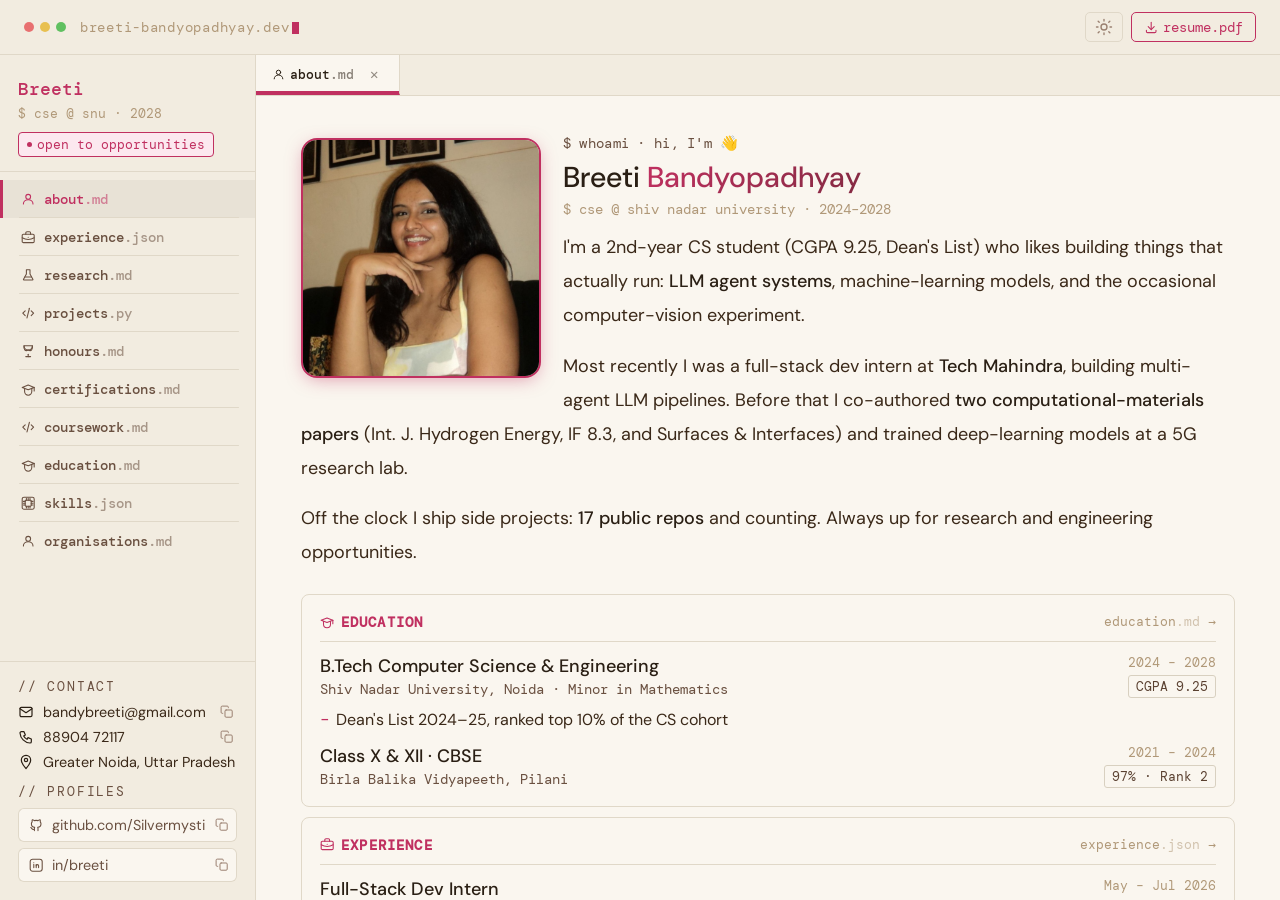
<file: index.html>
<!DOCTYPE html>
<html lang="en" data-theme="light">
<head>
<meta charset="UTF-8">
<meta name="viewport" content="width=device-width, initial-scale=1.0">
<title>Breeti Bandyopadhyay</title>
<link rel="preconnect" href="https://fonts.googleapis.com">
<link rel="preconnect" href="https://fonts.gstatic.com" crossorigin>
<link href="https://fonts.googleapis.com/css2?family=DM+Mono:ital,wght@0,300;0,400;0,500;1,300&family=DM+Sans:ital,opsz,wght@0,9..40,300;0,9..40,400;0,9..40,500;1,9..40,300&display=swap" rel="stylesheet">
<!-- Hidden SVG sprite: all icons inline, no CDN needed -->
<svg style="display:none" xmlns="http://www.w3.org/2000/svg">
  <symbol id="ico-user" viewBox="0 0 24 24"><circle cx="12" cy="8" r="4"/><path d="M4 20c0-4 3.6-7 8-7s8 3 8 7"/></symbol>
  <symbol id="ico-briefcase" viewBox="0 0 24 24"><rect x="2" y="7" width="20" height="14" rx="2"/><path d="M8 7V5a2 2 0 0 1 2-2h4a2 2 0 0 1 2 2v2"/><line x1="12" y1="12" x2="12" y2="12.01"/><path d="M2 13a20 20 0 0 0 20 0"/></symbol>
  <symbol id="ico-flask" viewBox="0 0 24 24"><path d="M9 3h6M9 3v7l-5 9a1 1 0 0 0 1 1h14a1 1 0 0 0 1-1l-5-9V3"/><line x1="6.5" y1="15" x2="17.5" y2="15"/></symbol>
  <symbol id="ico-code" viewBox="0 0 24 24"><polyline points="7 8 3 12 7 16"/><polyline points="17 8 21 12 17 16"/><line x1="14" y1="4" x2="10" y2="20"/></symbol>
  <symbol id="ico-trophy" viewBox="0 0 24 24"><line x1="12" y1="17" x2="12" y2="21"/><line x1="8" y1="21" x2="16" y2="21"/><path d="M5 3h14M5 3a7 7 0 0 0 7 7 7 7 0 0 0 7-7"/><path d="M5 3C4 9 7 13 12 10c5 3 8-1 7-7"/></symbol>
  <symbol id="ico-school" viewBox="0 0 24 24"><path d="M22 9L12 5 2 9l10 4z"/><path d="M6 10.6V16a6 6 0 0 0 12 0v-5.4"/><path d="M22 9v6"/></symbol>
  <symbol id="ico-cpu" viewBox="0 0 24 24"><rect x="7" y="7" width="10" height="10" rx="1"/><path d="M9 7V4M12 7V4M15 7V4M9 20v-3M12 20v-3M15 20v-3M7 9H4M7 12H4M7 15H4M20 9h-3M20 12h-3M20 15h-3"/><rect x="2" y="2" width="20" height="20" rx="3"/></symbol>
  <symbol id="ico-users" viewBox="0 0 24 24"><circle cx="9" cy="7" r="4"/><path d="M3 21v-2a4 4 0 0 1 4-4h4a4 4 0 0 1 4 4v2"/><path d="M16 3.13a4 4 0 0 1 0 7.75"/><path d="M21 21v-2a4 4 0 0 0-3-3.85"/></symbol>
  <symbol id="ico-mail" viewBox="0 0 24 24"><rect x="3" y="5" width="18" height="14" rx="2"/><polyline points="3 7 12 13 21 7"/></symbol>
  <symbol id="ico-phone" viewBox="0 0 24 24"><path d="M5 4h4l2 5-2.5 1.5a11 11 0 0 0 5 5L15 13l5 2v4a2 2 0 0 1-2 2A16 16 0 0 1 3 6a2 2 0 0 1 2-2"/></symbol>
  <symbol id="ico-map-pin" viewBox="0 0 24 24"><path d="M12 2a7 7 0 0 1 7 7c0 5-7 13-7 13S5 14 5 9a7 7 0 0 1 7-7z"/><circle cx="12" cy="9" r="2.5"/></symbol>
  <symbol id="ico-github" viewBox="0 0 24 24"><path d="M9 19c-4.3 1.4-4.3-2.5-6-3m12 5v-3.5c0-1 .1-1.4-.5-2 2.8-.3 5.5-1.4 5.5-6a4.6 4.6 0 0 0-1.3-3.2 4.2 4.2 0 0 0-.1-3.2s-1.1-.3-3.5 1.3a12.3 12.3 0 0 0-6.2 0C6.5 2.8 5.4 3.1 5.4 3.1a4.2 4.2 0 0 0-.1 3.2A4.6 4.6 0 0 0 4 9.5c0 4.6 2.7 5.7 5.5 6-.6.6-.6 1.2-.5 2V21"/></symbol>
  <symbol id="ico-linkedin" viewBox="0 0 24 24"><rect x="2" y="2" width="20" height="20" rx="4"/><line x1="8" y1="11" x2="8" y2="16"/><line x1="8" y1="8" x2="8" y2="8.01"/><line x1="12" y1="16" x2="12" y2="11"/><path d="M16 16v-3a2 2 0 0 0-4 0"/></symbol>
  <symbol id="ico-sun" viewBox="0 0 24 24"><circle cx="12" cy="12" r="4"/><line x1="12" y1="2" x2="12" y2="4"/><line x1="12" y1="20" x2="12" y2="22"/><line x1="4.22" y1="4.22" x2="5.64" y2="5.64"/><line x1="18.36" y1="18.36" x2="19.78" y2="19.78"/><line x1="2" y1="12" x2="4" y2="12"/><line x1="20" y1="12" x2="22" y2="12"/><line x1="4.22" y1="19.78" x2="5.64" y2="18.36"/><line x1="18.36" y1="5.64" x2="19.78" y2="4.22"/></symbol>
  <symbol id="ico-moon" viewBox="0 0 24 24"><path d="M21 12.79A9 9 0 1 1 11.21 3 7 7 0 0 0 21 12.79z"/></symbol>
  <symbol id="ico-download" viewBox="0 0 24 24"><path d="M4 17v2a2 2 0 0 0 2 2h12a2 2 0 0 0 2-2v-2"/><polyline points="7 11 12 16 17 11"/><line x1="12" y1="4" x2="12" y2="16"/></symbol>
  <symbol id="ico-mouse" viewBox="0 0 24 24"><rect x="6" y="3" width="12" height="18" rx="6"/><line x1="12" y1="7" x2="12" y2="11"/></symbol>
  <symbol id="ico-x" viewBox="0 0 24 24"><line x1="18" y1="6" x2="6" y2="18"/><line x1="6" y1="6" x2="18" y2="18"/></symbol>
  <symbol id="ico-copy" viewBox="0 0 24 24"><rect x="9" y="9" width="13" height="13" rx="2"/><path d="M5 15H4a2 2 0 0 1-2-2V4a2 2 0 0 1 2-2h9a2 2 0 0 1 2 2v1"/></symbol>
  <symbol id="ico-check" viewBox="0 0 24 24"><polyline points="20 6 9 17 4 12"/></symbol>
  <symbol id="ico-menu" viewBox="0 0 24 24"><line x1="4" y1="7" x2="20" y2="7"/><line x1="4" y1="12" x2="20" y2="12"/><line x1="4" y1="17" x2="20" y2="17"/></symbol>
</svg>
<link rel="stylesheet" href="style.css">
</head>
<body>

<div class="shell">

  <!-- TITLEBAR -->
  <div class="titlebar">
    <div class="tb-left">
      <button class="mh-burger" onclick="toggleMobileNav()" aria-label="Open navigation">
        <svg width="1em" height="1em" style="stroke:currentColor;fill:none;stroke-width:1.8;stroke-linecap:round;stroke-linejoin:round"><use href="#ico-menu"/></svg>
      </button>
      <div class="tb-dots">
        <div class="tb-dot" style="background:#e87070;"></div>
        <div class="tb-dot" style="background:#e8c050;"></div>
        <div class="tb-dot" style="background:#60c060;"></div>
      </div>
      <div class="tb-title">breeti-bandyopadhyay.dev<span class="cursor"></span></div>
    </div>
    <div class="tb-right">
      <button class="theme-toggle" onclick="toggleTheme()" title="Toggle theme">
        <span class="ico"><svg id="theme-icon" width="1em" height="1em" style="stroke:currentColor;fill:none;stroke-width:1.8;stroke-linecap:round;stroke-linejoin:round"><use href="#ico-sun"/></svg></span>
      </button>
      <a href="resume.pdf" download="Breeti_Bandyopadhyay_Resume.pdf" class="resume-btn"><span class="ico"><svg width="1em" height="1em"><use href="#ico-download"/></svg></span>resume.pdf</a>
    </div>
  </div>

  <!-- LAYOUT -->
  <div class="layout">

    <div class="sb-scrim" onclick="toggleMobileNav()"></div>

    <!-- SIDEBAR -->
    <aside class="sb">
      <div class="sb-top">
        <div class="sb-name">Breeti</div>
        <div class="sb-role">$ cse @ snu · 2028</div>
        <div class="sb-badge"><div class="sb-badge-dot"></div>open to opportunities</div>
      </div>

      <nav class="sb-nav">
        <div class="sb-nav-item active" onclick="openTab('about')">
          <span class="ico"><svg width="1em" height="1em"><use href="#ico-user"/></svg></span><span>about<span class="ext">.md</span></span>
        </div>
        <div class="sb-nav-item" onclick="openTab('experience')">
          <span class="ico"><svg width="1em" height="1em"><use href="#ico-briefcase"/></svg></span><span>experience<span class="ext">.json</span></span>
        </div>
        <div class="sb-nav-item" onclick="openTab('research')">
          <span class="ico"><svg width="1em" height="1em"><use href="#ico-flask"/></svg></span><span>research<span class="ext">.md</span></span>
        </div>
        <div class="sb-nav-item" onclick="openTab('projects')">
          <span class="ico"><svg width="1em" height="1em"><use href="#ico-code"/></svg></span><span>projects<span class="ext">.py</span></span>
        </div>
        <div class="sb-nav-item" onclick="openTab('honours')">
          <span class="ico"><svg width="1em" height="1em"><use href="#ico-trophy"/></svg></span><span>honours<span class="ext">.md</span></span>
        </div>
        <div class="sb-nav-item" onclick="openTab('certifications')">
          <span class="ico"><svg width="1em" height="1em"><use href="#ico-school"/></svg></span><span>certifications<span class="ext">.md</span></span>
        </div>
        <div class="sb-nav-item" onclick="openTab('courses')">
          <span class="ico"><svg width="1em" height="1em"><use href="#ico-code"/></svg></span><span>coursework<span class="ext">.md</span></span>
        </div>
        <div class="sb-nav-item" onclick="openTab('education')">
          <span class="ico"><svg width="1em" height="1em"><use href="#ico-school"/></svg></span><span>education<span class="ext">.md</span></span>
        </div>
        <div class="sb-nav-item" onclick="openTab('skills')">
          <span class="ico"><svg width="1em" height="1em"><use href="#ico-cpu"/></svg></span><span>skills<span class="ext">.json</span></span>
        </div>
        <div class="sb-nav-item" onclick="openTab('organisations')">
          <span class="ico"><svg width="1em" height="1em"><use href="#ico-user"/></svg></span><span>organisations<span class="ext">.md</span></span>
        </div>
      </nav>

      <div class="sb-bottom">
        <div>
          <div class="sb-block-label">// contact</div>
          <div class="sb-contact-item"><span class="ico"><svg width="1em" height="1em"><use href="#ico-mail"/></svg></span><span class="sb-contact-val">bandybreeti@gmail.com</span><button class="copy-btn" onclick="copyVal(this,'bandybreeti@gmail.com')" title="Copy email"><svg width="1em" height="1em"><use href="#ico-copy"/></svg></button></div>
          <div class="sb-contact-item"><span class="ico"><svg width="1em" height="1em"><use href="#ico-phone"/></svg></span><span class="sb-contact-val">88904 72117</span><button class="copy-btn" onclick="copyVal(this,'8890472117')" title="Copy number"><svg width="1em" height="1em"><use href="#ico-copy"/></svg></button></div>
          <div class="sb-contact-item"><span class="ico"><svg width="1em" height="1em"><use href="#ico-map-pin"/></svg></span><span class="sb-contact-val">Greater Noida, Uttar Pradesh</span></div>
        </div>
        <div>
          <div class="sb-block-label">// profiles</div>
          <div class="sb-plink-row"><a href="https://github.com/Silvermysti" target="_blank" class="sb-plink"><span class="ico"><svg width="1em" height="1em"><use href="#ico-github"/></svg></span>github.com/Silvermysti</a><button class="copy-btn" onclick="copyVal(this,'https://github.com/Silvermysti')" title="Copy URL"><svg width="1em" height="1em"><use href="#ico-copy"/></svg></button></div>
          <div class="sb-plink-row"><a href="https://www.linkedin.com/in/breeti/" target="_blank" class="sb-plink"><span class="ico"><svg width="1em" height="1em"><use href="#ico-linkedin"/></svg></span>in/breeti</a><button class="copy-btn" onclick="copyVal(this,'https://www.linkedin.com/in/breeti/')" title="Copy URL"><svg width="1em" height="1em"><use href="#ico-copy"/></svg></button></div>
        </div>
      </div>
    </aside>

    <!-- MAIN -->
    <main class="mc">

      <!-- TABS -->
      <div class="mc-tabs" id="tabs-bar">
        <!-- tabs injected by JS -->
      </div>

      <!-- CONTENT -->
      <div class="mc-body">

        <!-- ABOUT -->
        <div class="page active" id="page-about">

          <!-- hero -->
          <div class="about-hero">
            <img class="about-avatar" src="profile.png" alt="Breeti Bandyopadhyay">
            <div class="about-greet">$ whoami · hi, I'm 👋</div>
            <div class="about-h">Breeti <span>Bandyopadhyay</span></div>
            <div class="about-role">$ cse @ shiv nadar university · 2024–2028</div>
            <div class="about-bio">
              <p>I'm a 2nd-year CS student (CGPA 9.25, Dean's List) who likes building things that actually run: <strong>LLM agent systems</strong>, machine-learning models, and the occasional computer-vision experiment.</p>
              <p>Most recently I was a full-stack dev intern at <strong>Tech Mahindra</strong>, building multi-agent LLM pipelines. Before that I co-authored <strong>two computational-materials papers</strong> (Int. J. Hydrogen Energy, IF 8.3, and Surfaces &amp; Interfaces) and trained deep-learning models at a 5G research lab.</p>
              <p>Off the clock I ship side projects: <strong>17 public repos</strong> and counting. Always up for research and engineering opportunities.</p>
            </div>
          </div>

          <div class="rs-grid">
            <div class="rs-col">

          <!-- EDUCATION -->
          <div class="rs-sec" onclick="openTab('education')">
            <div class="rs-sec-head">
              <span class="rs-sec-label"><span class="ico"><svg width="14" height="14"><use href="#ico-school"/></svg></span>education</span>
              <span class="rs-sec-link">education<span class="ext">.md</span> →</span>
            </div>
            <div class="rs-row">
              <div class="rs-row-left">
                <div class="rs-title">B.Tech Computer Science &amp; Engineering</div>
                <div class="rs-sub">Shiv Nadar University, Noida · Minor in Mathematics</div>
              </div>
              <div class="rs-row-right">
                <div class="rs-date">2024 – 2028</div>
                <div class="rs-tag">CGPA 9.25</div>
              </div>
            </div>
            <div class="rs-bullets">
              <div class="rs-bullet">Dean's List 2024–25, ranked top 10% of the CS cohort</div>
            </div>
            <div class="rs-row" style="margin-top:10px;">
              <div class="rs-row-left">
                <div class="rs-title">Class X &amp; XII · CBSE</div>
                <div class="rs-sub">Birla Balika Vidyapeeth, Pilani</div>
              </div>
              <div class="rs-row-right">
                <div class="rs-date">2021 – 2024</div>
                <div class="rs-tag">97% · Rank 2</div>
              </div>
            </div>
          </div>

          <!-- EXPERIENCE -->
          <div class="rs-sec" onclick="openTab('experience')">
            <div class="rs-sec-head">
              <span class="rs-sec-label"><span class="ico"><svg width="1em" height="1em"><use href="#ico-briefcase"/></svg></span>experience</span>
              <span class="rs-sec-link">experience<span class="ext">.json</span> →</span>
            </div>
            <div class="rs-row">
              <div class="rs-row-left">
                <div class="rs-title">Full-Stack Dev Intern</div>
                <div class="rs-sub">Tech Mahindra, NSEZ Noida</div>
              </div>
              <div class="rs-row-right">
                <div class="rs-date">May – Jul 2026</div>
              </div>
            </div>
            <div class="rs-bullets">
              <div class="rs-bullet">Engineered a multi-agent LLM system for automotive warranty claims: structured-output decisioning across intake, coverage, fraud &amp; recommendation agents on a LangGraph pipeline with human-in-the-loop approval</div>
              <div class="rs-bullet">Built a bounded conversational intake agent with conditional vision-evidence requests across fast/standard model tiers (Groq / DeepSeek)</div>
            </div>
            <details class="research-more" onclick="event.stopPropagation()">
              <summary>Read full details</summary>
              <div class="research-more-body">
                <div class="rm-h">What was built</div>
                <p>An Automotive After-Sales AI Command Center, a 3-tier LangGraph agent hierarchy automating warranty claims, product recalls, and parts management. Four role-based portals: Customer (guided intake chat + live status tracker), Manager (approval queue + AI reasoning chain + live agent monitor + audit log), Dealer (open jobs + parts inventory), and Admin (recall management).</p>
                <div class="rm-h">Key design decisions</div>
                <p>Structured output, not tool-calling, the LLM returns a Pydantic decision object; plain Python handles all DB queries and business logic, keeping decisions deterministic and testable. Tiered autonomy, low-cost, high-confidence, low-fraud claims auto-approve; everything else queues for manager review. Policy RAG, every decision cites the exact warranty clause it relied on, so the reasoning is grounded in actual policy, not invented by the model.</p>
                <div class="rm-h">Fraud &amp; quality</div>
                <p>A dedicated fraud node scores each claim against the vehicle's and owner's claim history. An LLM-as-judge eval pipeline runs labelled claim scenarios through the real pipeline and scores reasoning quality, measuring decision and coverage accuracy, not just uptime. CSAT collection is built in: customers rate resolved claims 1–5 stars; the manager dashboard tracks average satisfaction alongside approval rate and automation rate.</p>
                <div class="rm-h">Tech stack</div>
                <p>Backend: Python · FastAPI · LangGraph · SQLAlchemy · Pydantic · SQLite (dev) / PostgreSQL (prod) · 40 pytest tests (LLM calls monkeypatched for offline runs)</p>
                <p>Frontend: Next.js · TypeScript · SSE live agent monitor via EventSource</p>
                <p>LLM: Groq · DeepSeek · Ollama · Docker Compose for full-stack local runs</p>
              </div>
            </details>
            <div class="rs-row" style="margin-top:10px;">
              <div class="rs-row-left">
                <div class="rs-title">Research Intern</div>
                <div class="rs-sub">5G Use Case Lab, BITS Pilani</div>
              </div>
              <div class="rs-row-right">
                <div class="rs-date">Jun – Jul 2025</div>
              </div>
            </div>
            <div class="rs-bullets">
              <div class="rs-bullet">Replicated a peer-reviewed IEEE paper end-to-end: VGG-style 1D CNN and ResNet for automatic modulation classification on 80,000 examples from a 19.5 GB dataset, trained on CPU</div>
              <div class="rs-bullet">Engineered a confidence-based abstention gate lifting effective accuracy to 90% on answered signals; validated using blind SNR estimation (r = −0.996) with no ground-truth labels</div>
            </div>
            <details class="research-more" onclick="event.stopPropagation()">
              <summary>Read full details</summary>
              <div class="research-more-body">
                <div class="rm-h">What was built</div>
                <p>End-to-end replication of a published IEEE paper for automatic modulation classification, a core problem in 5G spectrum intelligence. The network classifies raw 1024-sample I/Q radio snippets across 10 modulation schemes with no domain-engineered features. Two architectures from the paper's specification: a VGG-style 1D CNN (159,818 parameters) and a ResNet variant with skip connections (165,507 parameters). Also designed and implemented a confidence-based abstention gate. All training done on a 12-core CPU with no GPU.</p>
                <div class="rm-h">Results</div>
                <p>10-class model: 66.3% overall accuracy on 16,000 held-out examples (random baseline = 10%). Five anchor classes (FM, AM-DSB-WC, OOK, 16QAM, 64QAM) each exceed 96% precision. 8PSK absorbs ~47% of all misclassifications at low SNR, a pattern that matches the paper's findings. The confidence gate lifts effective accuracy to 90% while still answering 68% of inputs; validated by a 26 dB SNR separation between answered (+14 dB) and abstained (−12 dB) signals. Warm-up on 3 classes: 81.1% VGG / 82.1% ResNet, 99.4% on clean signals.</p>
                <div class="rm-h">Blind SNR estimation</div>
                <p>The dataset provides no per-example SNR labels. Designed a blind estimation approach using two independent signal statistics: spectral flatness and lag-1 autocorrelation, neither requiring knowledge of the modulation scheme. The two proxies agreed at r = −0.996, validating the method and enabling full reproduction of the paper's accuracy-vs-SNR curve without metadata.</p>
                <div class="rm-h">Tech stack</div>
                <p>Python · TensorFlow · Scikit-learn · NumPy · Matplotlib · DeepSig RadioML 2018.01A (19.5 GB, memory-mapped)</p>
              </div>
            </details>
          </div>

            </div><!-- /rs-col left -->
            <div class="rs-col">

          <!-- RESEARCH -->
          <div class="rs-sec" onclick="openTab('research')">
            <div class="rs-sec-head">
              <span class="rs-sec-label"><span class="ico"><svg width="1em" height="1em"><use href="#ico-flask"/></svg></span>research</span>
              <span class="rs-sec-link">research<span class="ext">.md</span> →</span>
            </div>
            <div class="rs-row">
              <div class="rs-row-left">
                <div class="rs-title">Reversible H₂ Storage in 2D Holey Graphyne: A DFT Study</div>
                <div class="rs-sub">Int. J. Hydrogen Energy · IF 8.3 · 10 citations</div>
              </div>
              <div class="rs-row-right">
                <div class="rs-date">2025</div>
                <div class="rs-tag rs-tag-hi">published</div>
              </div>
            </div>
            <div class="rs-bullets">
              <div class="rs-bullet">DFT / VASP study of hydrogen storage on transition-metal-decorated holey graphyne against DOE targets</div>
            </div>
            <div class="rs-row" style="margin-top:10px;">
              <div class="rs-row-left">
                <div class="rs-title">hBNX Monolayer as Toxic Gas Sensors: A DFT Investigation</div>
                <div class="rs-sub">Surfaces and Interfaces · 2 co-authors</div>
              </div>
              <div class="rs-row-right">
                <div class="rs-date">2026</div>
                <div class="rs-tag rs-tag-hi">published</div>
              </div>
            </div>
            <div class="rs-bullets">
              <div class="rs-bullet">DFT study of transition-metal-functionalized hBNX monolayers for toxic-gas sensing</div>
            </div>
          </div>

          <!-- PROJECTS -->
          <div class="rs-sec" onclick="openTab('projects')">
            <div class="rs-sec-head">
              <span class="rs-sec-label"><span class="ico"><svg width="1em" height="1em"><use href="#ico-code"/></svg></span>projects</span>
              <span class="rs-sec-link">projects<span class="ext">.py</span> →</span>
            </div>
            <div class="rs-row">
              <div class="rs-row-left">
                <div class="rs-title">Hephaestus: Code Performance Optimiser</div>
                <div class="rs-sub">Go · Python · Linux perf · SvelteKit · Docker</div>
              </div>
            </div>
            <div class="rs-bullets">
              <div class="rs-bullet">Feeds perf hardware counters to an LLM and applies one optimisation at a time until code runs within 5% of theoretical CPU peak, auto-rolling back ineffective changes</div>
            </div>
            <div class="rs-row" style="margin-top:10px;">
              <div class="rs-row-left">
                <div class="rs-title">Warranty Decision Engine</div>
                <div class="rs-sub">Python · LangGraph · FastAPI · Next.js</div>
              </div>
            </div>
            <div class="rs-bullets">
              <div class="rs-bullet">Multi-agent pipeline that reads a claim, checks coverage, estimates cost &amp; screens for fraud, auto-clearing routine claims and escalating the rest with reasoning</div>
            </div>
            <div class="rs-row" style="margin-top:10px;">
              <div class="rs-row-left">
                <div class="rs-title">Sidestep</div>
                <div class="rs-sub">Svelte · WXT · Browser Extension</div>
              </div>
            </div>
            <div class="rs-bullets">
              <div class="rs-bullet">A gentle focus tool that redirects distracting sites toward your own goals</div>
            </div>
            <div class="rs-row" style="margin-top:10px;">
              <div class="rs-row-left">
                <div class="rs-title">Face Recognition Photo Organizer</div>
                <div class="rs-sub">Python · face_recognition · OpenCV · NumPy</div>
              </div>
            </div>
            <div class="rs-bullets">
              <div class="rs-bullet">Quality-based multi-reference matching with automatic merge detection and CodeFormer face enhancement</div>
            </div>
          </div>

          <!-- SKILLS -->
          <div class="rs-sec" onclick="openTab('skills')">
            <div class="rs-sec-head">
              <span class="rs-sec-label"><span class="ico"><svg width="1em" height="1em"><use href="#ico-cpu"/></svg></span>skills</span>
              <span class="rs-sec-link">skills<span class="ext">.json</span> →</span>
            </div>
            <div class="rs-skills-row">
              <span class="rs-skill-cat">Languages</span>
              <span class="rs-skill-list">Python · Java · C · R</span>
            </div>
            <div class="rs-skills-row">
              <span class="rs-skill-cat">AI / LLM</span>
              <span class="rs-skill-list">LangGraph · FastAPI · SQLAlchemy · Pydantic · LLM agent workflows · Groq · DeepSeek</span>
            </div>
            <div class="rs-skills-row">
              <span class="rs-skill-cat">ML / CV</span>
              <span class="rs-skill-list">TensorFlow · Scikit-Learn · XGBoost · MediaPipe · face_recognition · OpenCV · NLTK</span>
            </div>
            <div class="rs-skills-row">
              <span class="rs-skill-cat">Web</span>
              <span class="rs-skill-list">Next.js · React · Svelte · TypeScript</span>
            </div>
            <div class="rs-skills-row">
              <span class="rs-skill-cat">Tools</span>
              <span class="rs-skill-list">Git · Linux · VS Code · Jupyter · FFmpeg · VASP · VESTA</span>
            </div>
          </div>

          <!-- HONOURS + CERTS -->
          <div class="rs-sec" onclick="openTab('honours')">
            <div class="rs-sec-head">
              <span class="rs-sec-label"><span class="ico"><svg width="1em" height="1em"><use href="#ico-trophy"/></svg></span>honours</span>
              <span class="rs-sec-link">honours<span class="ext">.md</span> →</span>
            </div>
            <div class="rs-inline-list">
              <div class="rs-inline-item">
                <div class="rs-title">State Topper: KAMP NASTA 2023</div>
                <div class="rs-sub">Ranked 1st in Rajasthan among 500,000+ participants</div>
              </div>
              <div class="rs-inline-item">
                <div class="rs-title">Dean's List · SNU 2024–25</div>
                <div class="rs-sub">Top 10% of CS cohort</div>
              </div>
              <div class="rs-inline-item">
                <div class="rs-title">HackData SNU — 3rd Place</div>
                <div class="rs-sub">SNU flagship national hackathon</div>
              </div>
            </div>
          </div>
          <div class="rs-sec" onclick="openTab('certifications')">
            <div class="rs-sec-head">
              <span class="rs-sec-label"><span class="ico"><svg width="1em" height="1em"><use href="#ico-school"/></svg></span>certifications</span>
              <span class="rs-sec-link">certifications<span class="ext">.md</span> →</span>
            </div>
            <div class="rs-inline-list">
              <div class="rs-inline-item">
                <div class="rs-title">AWS Academy Graduate</div>
                <div class="rs-sub">Cloud Architecting · Cloud Foundations</div>
              </div>
              <div class="rs-inline-item">
                <div class="rs-title">ML Specialization · DeepLearning.AI &amp; Stanford</div>
                <div class="rs-sub">Advanced Learning Algorithms · Supervised ML</div>
              </div>
              <div class="rs-inline-item">
                <div class="rs-title">LinkedIn CoachIn: DSA Track</div>
                <div class="rs-sub">Data Structures · Algorithms · Interview Prep</div>
              </div>
            </div>
          </div>

          <!-- ORGANISATIONS -->
          <div class="rs-sec" onclick="openTab('organisations')">
            <div class="rs-sec-head">
              <span class="rs-sec-label"><span class="ico"><svg width="1em" height="1em"><use href="#ico-user"/></svg></span>organisations</span>
              <span class="rs-sec-link">organisations<span class="ext">.md</span> →</span>
            </div>
            <div class="rs-row">
              <div class="rs-row-left">
                <div class="rs-title">LinkedIn CoachIn Program</div>
                <div class="rs-sub">Selected among top 100 women engineering students nationwide for mentorship in DSA, problem-solving, and tech career prep</div>
              </div>
              <div class="rs-row-right">
                <div class="rs-date">2026</div>
                <div class="rs-tag rs-tag-hi">national</div>
              </div>
            </div>
          </div>

            </div><!-- /rs-col right -->
          </div><!-- /rs-grid -->

          <div class="ov-hint">
            <span class="ico"><svg width="1em" height="1em"><use href="#ico-mouse"/></svg></span>
            <span>click any section to open its full details · or use the sidebar nav</span>
          </div>
        </div>

        <!-- EXPERIENCE -->
        <div class="page" id="page-experience">
          <div class="tl-item">
            <div class="tl-bar"></div>
            <div>
              <div class="tl-title">Full-Stack Dev Intern</div>
              <div class="tl-meta"><div class="tl-sub">Tech Mahindra, NSEZ Noida</div><div class="tl-date">May – Jul 2026</div></div>
              <div class="tl-desc">Engineered a multi-agent LLM system for automotive warranty claims: structured-output (Pydantic function-calling) decisioning across intake, coverage, fraud, and recommendation agents on a LangGraph pipeline with human-in-the-loop approval. Built a bounded conversational intake agent with conditional vision-evidence requests, tuning prompts and decision logic across fast/standard model tiers (Groq / DeepSeek).</div>
              <div class="tl-chip">LLM agents</div>
              <details class="research-more">
                <summary>Read full details</summary>
                <div class="research-more-body">
                  <div class="rm-h">What was built</div>
                  <p>An Automotive After-Sales AI Command Center, a 3-tier LangGraph agent hierarchy automating warranty claims, product recalls, and parts management. Four role-based portals: Customer (guided intake chat + live status tracker), Manager (approval queue + AI reasoning chain + live agent monitor + audit log), Dealer (open jobs + parts inventory), and Admin (recall management).</p>
                  <div class="rm-h">Key design decisions</div>
                  <p>Structured output, not tool-calling, the LLM returns a Pydantic decision object; plain Python handles all DB queries and business logic, keeping decisions deterministic and testable. Tiered autonomy, low-cost, high-confidence, low-fraud claims auto-approve; everything else queues for manager review. Policy RAG, every decision cites the exact warranty clause it relied on, so the reasoning is grounded in actual policy, not invented by the model.</p>
                  <div class="rm-h">Fraud &amp; quality</div>
                  <p>A dedicated fraud node scores each claim against the vehicle's and owner's claim history. An LLM-as-judge eval pipeline runs labelled claim scenarios through the real pipeline and scores reasoning quality, measuring decision and coverage accuracy, not just uptime. CSAT collection is built in: customers rate resolved claims 1–5 stars; the manager dashboard tracks average satisfaction alongside approval rate and automation rate.</p>
                  <div class="rm-h">Tech stack</div>
                  <p>Backend: Python · FastAPI · LangGraph · SQLAlchemy · Pydantic · SQLite (dev) / PostgreSQL (prod) · 40 pytest tests (LLM calls monkeypatched for offline runs)</p>
                  <p>Frontend: Next.js · TypeScript · SSE live agent monitor via EventSource</p>
                  <p>LLM: Groq · DeepSeek · Ollama · Docker Compose for full-stack local runs</p>
                </div>
              </details>
            </div>
          </div>
          <div class="tl-item">
            <div class="tl-bar"></div>
            <div>
              <div class="tl-title">Research Intern</div>
              <div class="tl-meta"><div class="tl-sub">5G Use Case Lab, BITS Pilani</div><div class="tl-date">Jun – Jul 2025</div></div>
              <div class="tl-desc">Built CNN models for radio-signal modulation classification on the DeepSig RadioML 2018.01A dataset, using FFT-based spectral features as model input. Collaborated with EEE faculty on deep learning for wireless communication research.</div>
              <details class="research-more">
                <summary>Read full details</summary>
                <div class="research-more-body">
                  <div class="rm-h">What was built</div>
                  <p>A replication of the VGG-style 1D CNN from O'Shea, Roy &amp; Clancy (IEEE J-STSP 2018) for automatic modulation classification. The network takes raw I/Q radio samples and identifies the modulation scheme, no Fourier transform, no hand-crafted features. Also implemented a ResNet variant with skip connections for comparison. Both models trained on a CPU in ~5 minutes.</p>
                  <div class="rm-h">Results</div>
                  <p>VGG CNN: 81.1% overall test accuracy, 99.4% on clean signals, matching the paper's high-SNR result. ResNet: 82.1% overall. The bottleneck is data quality (noise), not architecture: both models hit the same noise ceiling, which reproduces the S-curve the paper reports.</p>
                  <div class="rm-h">Key contribution</div>
                  <p>With no per-example SNR labels in the dataset, SNR was estimated blind using two signal statistics, spectral flatness and lag-1 autocorrelation. The two proxies agreed at r = −0.996, validating a method for recovering the accuracy-vs-SNR curve without metadata.</p>
                  <div class="rm-h">Tech stack</div>
                  <p>Python · TensorFlow · Scikit-learn · NumPy · Matplotlib · DeepSig RadioML 2018.01A (19.5 GB, memory-mapped)</p>
                </div>
              </details>
            </div>
          </div>
        </div>

        <!-- RESEARCH -->
        <div class="page" id="page-research">
          <div class="research-meta">
            <span class="research-chip">2 publications</span>
            <span class="research-chip">11 citations</span>
            <span class="research-chip">h-index 1</span>
            <a href="https://scholar.google.com/citations?user=y_5PYu8AAAAJ&hl=en" target="_blank" class="research-scholar">Google Scholar →</a>
          </div>

          <div class="research-card">
            <div class="research-top">
              <div class="research-title">Unveiling reversible hydrogen storage mechanism on transition metal decorated 2D holey graphyne: A density functional study</div>
              <div class="research-date">2025</div>
            </div>
            <div class="research-authors">C. P. Bhat, <b>B. Bandyopadhyay</b>, D. Bandyopadhyay · Physics Dept., BITS Pilani</div>
            <div class="research-venue">Int. J. Hydrogen Energy · Vol. 148, 150044 · IF: 8.3</div>
            <div class="research-desc">
              <p>A DFT (VASP) study decorating porous Holey Graphyne with single vanadium, chromium, or niobium atoms for hydrogen storage, reaching ~14 wt% capacity, more than double the DOE target, with release near room temperature.</p>
            </div>
            <div class="research-footer">
              <span class="research-chip">published</span>
              <span class="research-chip">10 citations</span>
              <span class="research-chip">DFT · VASP</span>
              <a href="https://doi.org/10.1016/j.ijhydene.2025.150044" target="_blank" class="research-doi">doi.org/10.1016/j.ijhydene.2025.150044</a>
            </div>
            <details class="research-more">
              <summary>Read the full summary</summary>
              <div class="research-more-body">
                <div class="rm-h">The problem</div>
                <p>Hydrogen carries more energy per kilogram than any conventional fuel and burns cleanly, but it is notoriously hard to store: compressed-gas tanks are bulky and dangerous, and liquefying it wastes energy. Storing it in a solid, where the gas clings to a material's surface and is released on demand, is the safer route. For that to be practical the U.S. Department of Energy requires at least 6.5 wt% capacity and a binding strength of roughly 0.2 to 0.6 eV per H₂ molecule: strong enough to hold on, weak enough to let go near room temperature.</p>
                <div class="rm-h">Material &amp; method</div>
                <p>The material is Holey Graphyne (HGY), a flat carbon sheet with a regular pattern of holes, decorated with a single vanadium, chromium, or niobium atom sitting over its octagonal ring, the most stable site, with binding energies of 4.04, 4.84 and 3.14 eV (all negative, indicating stable binding). Every result comes from density functional theory in VASP, with the DFT-D3 correction for weak van der Waals forces and the HSE06 hybrid functional for an accurate band gap; <i>ab-initio</i> molecular dynamics and nudged-elastic-band calculations test the material's stability and whether the metal atoms drift.</p>
                <div class="rm-h">How it holds hydrogen</div>
                <p>The metal grips hydrogen through the Kubas interaction, in which electrons flow back and forth between the metal's d-orbitals and the H₂ molecule, holding it without breaking the H to H bond, which only stretches from 0.74 to about 0.78 Å. Each metal atom holds up to 16 H₂ molecules arranged in three layers, with adsorption energies between 0.17 and 0.58 eV per molecule (negative values, squarely inside the DOE's ideal window). With two metal atoms per unit cell that reaches 32 H₂ and gravimetric capacities of 14.09 wt% (V), 14.02 wt% (Cr) and 11.93 wt% (Nb), all well beyond the 6.5 wt% target.</p>
                <div class="rm-h">Why it works in practice</div>
                <p>Van 't Hoff estimates place the hydrogen-release temperature near ambient (326 K for vanadium, 273 K for chromium, 386 K for niobium), which is ideal for fuel cells. Just as important, the metal atoms stay put: their migration barriers (3.87 to 4.27 eV) dwarf the available thermal energy (~0.05 eV), so they can't wander and clump into clusters, and molecular-dynamics runs at 350 K confirm the sheet stays intact. The authors conclude that transition-metal-decorated HGY is a strong, reusable hydrogen-storage candidate and call for experimental follow-up.</p>
              </div>
            </details>
          </div>

          <div class="research-card">
            <div class="research-top">
              <div class="research-title">Transition metal functionalized novel hBNX monolayer as toxic gas sensors: A density functional investigation</div>
              <div class="research-date">2026</div>
            </div>
            <div class="research-authors">C. P. Bhat, <b>B. Bandyopadhyay</b>, B. Chakraborty, D. Bandyopadhyay</div>
            <div class="research-venue">Surfaces and Interfaces · 108764</div>
            <div class="research-desc">
              <p>A spin-polarised DFT (VASP) study of nickel-, palladium-, and platinum-doped hBNX monolayers as toxic-gas sensors, with Pt-hBNX reaching room-temperature sensitivity of order 10¹⁵ for CO.</p>
            </div>
            <div class="research-footer">
              <span class="research-chip">published</span>
              <span class="research-chip">1 citation</span>
              <span class="research-chip">DFT · gas sensing</span>
              <a href="https://doi.org/10.1016/j.surfin.2026.108764" target="_blank" class="research-doi">doi.org/10.1016/j.surfin.2026.108764</a>
            </div>
            <details class="research-more">
              <summary>Read the full summary</summary>
              <div class="research-more-body">
                <div class="rm-h">The problem</div>
                <p>Trace amounts of gases like carbon monoxide, ammonia and hydrogen fluoride are hazardous, so cheap, portable, highly sensitive detectors are valuable. Two-dimensional materials make attractive sensor surfaces because an adsorbed gas changes their electrical resistance, but many of them, on their own, react too weakly to the gases to be useful.</p>
                <div class="rm-h">Material &amp; method</div>
                <p>This work uses hexaboronitroxene (hBNX, B₈O₃N₉H₆), a newly proposed porous 2D framework of boron, oxygen, nitrogen and hydrogen. Its surface is activated with a single nickel, palladium or platinum atom, each binding preferentially over a nitrogen site (binding energies −1.03 to −1.66 eV). Everything is computed with spin-polarised density functional theory in VASP (PBE functional, DFT-D3 dispersion correction), with <i>ab-initio</i> molecular dynamics for thermal stability and nudged-elastic-band calculations to confirm the metal stays anchored. The five target gases are CO, CO₂, NH₃, CS₂ and HF.</p>
                <div class="rm-h">Adsorption &amp; electronics</div>
                <p>Pristine hBNX only physisorbs the gases weakly and has a wide 3.74 eV band gap, so it barely responds. Adding the metal atom changes both: it introduces new electronic states, narrows the gap (to 0.72–1.54 eV), and lets the gases chemisorb strongly, for example Ni–NH₃ at −1.94 eV or Pt–CO at −2.17 eV. Because a resistance-based sensor's signal comes from how much the band gap and charge distribution shift when a gas lands, these larger changes translate directly into higher sensitivity.</p>
                <div class="rm-h">Sensitivity &amp; the verdict</div>
                <p>Sensitivity, estimated from the band-gap change, is highest for Pt-hBNX, reaching the order of 10¹⁵ for CO, 10¹⁴ for CO₂ and 10¹³ for HF at room temperature, making it the strongest, most broadly responsive platform. Ni-hBNX is a specialist, extremely selective for CS₂ (~10¹⁷), while Pd-hBNX trades raw sensitivity for the best recovery, making it the most reusable. Performance holds up to 400 K, and a 3.58 eV migration barrier keeps the platinum firmly in place, positioning transition-metal-doped hBNX as a versatile, thermally resilient family of gas sensors.</p>
              </div>
            </details>
          </div>
        </div>

        <!-- PROJECTS -->
        <div class="page" id="page-projects">
          <div class="proj-grid">

            <!-- LEFT COLUMN: Hephaestus, ReferIn, Ori, 5G, Iris -->
            <div class="proj-col">
              <div class="proj-card">
                <div class="proj-top">
                  <div class="proj-title-row">
                    <div class="proj-title">Hephaestus: Iterative Code Performance Optimiser</div>
                    <span class="proj-badge">team</span>
                  </div>
                </div>
                <div class="proj-desc">Profiles binaries with Linux perf, feeds hardware counters (IPC, cache misses, branch mispredictions) to an LLM, and applies one optimisation at a time in a loop until the code runs within 5% of theoretical CPU peak. Weighted scoring (70% runtime · 20% IPC · 10% cache-miss rate) auto-rolls back ineffective changes; runs across x86_64, arm64, wasm32 and riscv64 via Docker.</div>
                <div class="proj-tags"><span class="proj-tag">Go</span><span class="proj-tag">Python</span><span class="proj-tag">Linux perf</span><span class="proj-tag">SvelteKit</span><span class="proj-tag">Supabase</span><span class="proj-tag">Docker</span></div>
              </div>
              <div class="proj-card">
                <div class="proj-top">
                  <div class="proj-title-row">
                    <div class="proj-title">ReferIn</div>
                    <span class="proj-badge">team</span>
                  </div>
                  <div class="proj-icons"><a href="https://github.com/aishwarya-mol-2046/referai" target="_blank"><span class="ico"><svg width="1em" height="1em"><use href="#ico-github"/></svg></span></a></div>
                </div>
                <div class="proj-desc">A hiring network built on warm intros. Paste any job description and DeepSeek extracts the role, then ranks potential referrers by TF-IDF cosine similarity against your profile, sourcing them live from GitHub org members with AI-suggested supplements. Drafts a personalised outreach per referrer, tracks contacted status across searches, parses your resume into a profile automatically, and includes a built-in job search via JSearch.</div>
                <div class="proj-tags"><span class="proj-tag">React 19</span><span class="proj-tag">Vite</span><span class="proj-tag">Tailwind CSS</span><span class="proj-tag">Flask</span><span class="proj-tag">DeepSeek</span><span class="proj-tag">GitHub API</span><span class="proj-tag">TF-IDF</span><span class="proj-tag">Ollama</span></div>
              </div>
              <div class="proj-card">
                <div class="proj-top">
                  <div class="proj-title">Ori</div>
                  <div class="proj-icons"><a href="https://github.com/Silvermysti/Ori" target="_blank"><span class="ico"><svg width="1em" height="1em"><use href="#ico-github"/></svg></span></a></div>
                </div>
                <div class="proj-desc">A pixel-art task scheduler built on one idea: urgency = temperature. Every task carries a heat from 0–4 (CHILL to NOW!) that maps to a warm-earthy colour so your day reads at a glance. A React + Vite prototype being packaged into an installable Android app with Capacitor.</div>
                <div class="proj-tags"><span class="proj-tag">React</span><span class="proj-tag">Vite</span><span class="proj-tag">Capacitor</span><span class="proj-tag">Android</span></div>
              </div>
              <div class="proj-card">
                <div class="proj-top">
                  <div class="proj-title">5G Radio Signal Modulation Classifier</div>
                  <div class="proj-icons"><a href="https://github.com/Silvermysti/5G-Signal-Modulation" target="_blank"><span class="ico"><svg width="1em" height="1em"><use href="#ico-github"/></svg></span></a></div>
                </div>
                <div class="proj-desc">Replicated a peer-reviewed IEEE paper (O'Shea, Roy &amp; Clancy, J-STSP 2018) end-to-end: built a VGG-style 1D CNN from scratch that classifies raw radio signals across 10 modulation schemes with no hand-crafted features, trained on 80,000 examples from a 19.5 GB dataset entirely on CPU. Five anchor classes exceed 96% precision. Engineered a confidence-based abstention gate that lifts effective accuracy to 90% while still answering 68% of inputs. Validated gate quality using blind SNR estimation (r = −0.996) without access to ground-truth labels.</div>
                <div class="proj-tags"><span class="proj-tag">Python</span><span class="proj-tag">TensorFlow</span><span class="proj-tag">Scikit-learn</span><span class="proj-tag">NumPy</span><span class="proj-tag">1D CNN</span><span class="proj-tag">ResNet</span></div>
                <details class="research-more">
                  <summary>Read full details</summary>
                  <div class="research-more-body">
                    <div class="rm-h">What was built</div>
                    <p>End-to-end replication of a published deep learning paper for automatic modulation classification, a core problem in 5G spectrum intelligence and cognitive radio. The network takes raw 1024-sample I/Q radio snippets and predicts which of 10 modulation schemes produced them, learning directly from signal waveforms with no domain-engineered features. Two architectures implemented from the paper's specification: a VGG-style 1D CNN (159,818 parameters) and a ResNet variant with skip connections (165,507 parameters), both trained with Adam and early stopping on a 12-core CPU with no GPU.</p>
                    <div class="rm-h">Results</div>
                    <p>10-class model: 66.3% overall accuracy on 16,000 held-out examples (random baseline = 10%). The aggregate number understates model quality: five anchor classes representing physically distinct modulation families (FM, AM-DSB-WC, OOK, 16QAM, 64QAM) each exceed 96% precision. The confusable PSK family (BPSK/QPSK/8PSK) and QAM ladder (16/64/256QAM) are where errors concentrate, which is exactly what signal theory predicts. 8PSK absorbs ~47% of all misclassifications at low SNR, a pattern that emerged from the confusion matrix and matches the paper's findings. On the simpler 3-class warm-up task, VGG reached 81.1% overall and 99.4% on clean signals, reproducing the paper's high-SNR benchmark.</p>
                    <div class="rm-h">Confidence gate</div>
                    <p>A model that guesses on noise-destroyed signals is worse than one that knows when to stay silent. Designed and implemented an abstention gate using softmax confidence scores: when the model's certainty falls below a tuned threshold, it abstains rather than guessing. Result: 90% accuracy on answered signals while still responding to 68% of inputs, compared to 66.3% when forced to answer everything. Verified that the gate genuinely tracks signal quality: answered signals show median SNR +14 dB and abstained signals −12 dB, a 26 dB separation confirming the gate is functioning as intended.</p>
                    <div class="rm-h">Blind SNR estimation</div>
                    <p>The dataset provides no per-example SNR labels, making it impossible to plot accuracy vs. SNR directly. Designed a blind estimation approach using two independent signal statistics: spectral flatness (flat spectrum = noise-dominated) and lag-1 autocorrelation (uncorrelated adjacent samples = noise). Neither statistic requires any knowledge of the modulation scheme. The two independent proxies agreed at r = −0.996 across the test set, validating the method and allowing full reproduction of the paper's S-curve without access to metadata.</p>
                    <div class="rm-h">Dataset &amp; engineering</div>
                    <p>DeepSig RadioML 2018.01A: 2.55 million examples across 24 modulation schemes, 19.5 GB on disk. The dataset cannot fit in RAM. Implemented memory-mapped I/O using NumPy's mmap mode, reading only required rows via index-based slicing. Sampled 8,000 examples per class across 10 classes (80,000 total), applied unit-variance normalization, and produced a stratified 80/20 train/test split. Full pipeline runs in under 20 seconds on a CPU laptop.</p>
                  </div>
                </details>
              </div>
              <div class="proj-card">
                <div class="proj-top">
                  <div class="proj-title">Iris Flower Classification</div>
                  <div class="proj-icons"><a href="https://github.com/Silvermysti/Iris-Flower-Classification" target="_blank"><span class="ico"><svg width="1em" height="1em"><use href="#ico-github"/></svg></span></a></div>
                </div>
                <div class="proj-desc">Comparison of Random Forest and XGBoost for classifying Iris species from sepal and petal measurements. Includes exploratory data analysis (pair plots, 3D scatter, statistical summaries), feature importance analysis, confusion matrices, and cross-validation. Petal measurements emerge as the dominant discriminators; both models exceed 95% accuracy.</div>
                <div class="proj-tags"><span class="proj-tag">Python</span><span class="proj-tag">Scikit-learn</span><span class="proj-tag">XGBoost</span><span class="proj-tag">Pandas</span><span class="proj-tag">Matplotlib</span><span class="proj-tag">Seaborn</span></div>
              </div>
            </div><!-- /proj-col left -->

            <!-- RIGHT COLUMN: Warranty, Sidestep, SmartPlate, Face Recognition, Whack-a-Mole -->
            <div class="proj-col">
              <div class="proj-card">
                <div class="proj-top">
                  <div class="proj-title">Warranty Decision Engine</div>
                  <div class="proj-icons"><a href="https://github.com/Silvermysti/warranty-decision-engine" target="_blank"><span class="ico"><svg width="1em" height="1em"><use href="#ico-github"/></svg></span></a></div>
                </div>
                <div class="proj-desc">Multi-agent LangGraph pipeline that automates automotive warranty claims: reads the complaint, checks coverage, estimates repair cost and screens for fraud. Coverage and cost are computed in plain code against a parts-and-policy database while the model classifies and explains, so routine claims clear automatically and risky ones escalate to a manager with reasoning.</div>
                <div class="proj-tags"><span class="proj-tag">Python</span><span class="proj-tag">LangGraph</span><span class="proj-tag">FastAPI</span><span class="proj-tag">SQLAlchemy</span><span class="proj-tag">Next.js</span><span class="proj-tag">TypeScript</span><span class="proj-tag">Groq</span><span class="proj-tag">DeepSeek</span><span class="proj-tag">Docker</span><span class="proj-tag">PostgreSQL</span></div>
                <details class="research-more">
                  <summary>Read full details</summary>
                  <div class="research-more-body">
                    <div class="rm-h">What it is</div>
                    <p>An Automotive After-Sales AI Command Center built as a Tech Mahindra internship project. A 3-tier LangGraph agent hierarchy automates warranty claims, product recalls, and parts management, with a human in the loop for every high-stakes decision. Four role-based portals: Customer (guided intake + status tracker), Manager (approval queue + AI reasoning chain + live agent monitor), Dealer (open jobs + parts inventory), and Admin (recall management + audit log).</p>
                    <div class="rm-h">Architecture</div>
                    <p>Customer/Dealer/Admin portals talk to a FastAPI REST + SSE backend. Claim intake returns in milliseconds via FastAPI BackgroundTasks; the LangGraph pipeline runs asynchronously. The master orchestrator routes each claim through domain pipelines (warranty → recall → parts), then either auto-finalises low-risk claims or pauses at human-in-the-loop interrupt() for a manager to approve or reject with full reasoning visible.</p>
                    <div class="rm-h">Key design decisions</div>
                    <p>Structured output, not tool-calling, the LLM returns a Pydantic decision object; plain Python handles all DB queries and business logic. This makes decisions deterministic and fully unit-testable. Tiered autonomy, low-cost, high-confidence, low-fraud claims auto-approve; everything else queues for review. Thresholds are configurable. Policy RAG, the system cites the exact warranty clause it relied on (e.g. SWIFT-AC-01), so every decision is grounded in the actual policy, not invented by the model.</p>
                    <div class="rm-h">Fraud &amp; quality</div>
                    <p>A dedicated fraud node scores each claim against claim history for the vehicle and owner, flagging unusual patterns. A separate LLM-as-judge eval pipeline runs labeled claim scenarios through the real pipeline and scores reasoning quality, measuring decision accuracy and coverage accuracy, not just "does it run." CSAT collection is built in: customers rate resolved claims 1–5 stars, and the manager dashboard tracks average satisfaction alongside approval rate, automation rate, and total claim cost.</p>
                    <div class="rm-h">Tech stack</div>
                    <p>Backend: Python 3.12 · FastAPI · LangGraph · SQLAlchemy · Pydantic · SQLite (dev) / PostgreSQL (prod) · pytest (40 tests, LLM calls monkeypatched for offline runs)</p>
                    <p>Frontend: Next.js · TypeScript · four role-based portals · SSE live agent monitor via EventSource</p>
                    <p>LLM providers: Groq (fast, recommended for demos) · DeepSeek (strong reasoning) · Ollama (local, zero cost)</p>
                    <p>Infrastructure: Docker Compose (Postgres + backend + frontend) · AWS-ready (ECS Fargate, RDS Aurora, S3, Cognito, SQS mapped)</p>
                  </div>
                </details>
              </div>
              <div class="proj-card">
                <div class="proj-top">
                  <div class="proj-title">Sidestep</div>
                  <div class="proj-icons"><a href="https://github.com/Silvermysti/sidestep" target="_blank"><span class="ico"><svg width="1em" height="1em"><use href="#ico-github"/></svg></span></a></div>
                </div>
                <div class="proj-desc">A Chrome focus extension that substitutes distracting sites with useful links you saved, no block walls, just a gentle redirect to a calm night scene with a sleeping pixel bunny. Includes a Pomodoro timer that runs in the background even when the popup is closed, a thought parking lot so stray ideas don't become rabbit holes, and a per-site freedom window for when you genuinely need a blocked site. Built for HackWave 2026.</div>
                <div class="proj-tags"><span class="proj-tag">Svelte 5</span><span class="proj-tag">WXT</span><span class="proj-tag">Chrome MV3</span><span class="proj-tag">Browser Extension</span></div>
                <details class="research-more">
                  <summary>Read full details</summary>
                  <div class="research-more-body">
                    <div class="rm-h">The idea</div>
                    <p>Most focus apps block distracting sites and put up a wall, which makes you want to turn the tool off. Sidestep does the opposite: when you reach for a distracting site during a focus session, it quietly redirects you to one of your own saved useful links instead. Same impulse, better destination. Substitution, not blocking.</p>
                    <div class="rm-h">Features</div>
                    <p>Substitution engine, during a session, any site on your list redirects to a useful link you saved. Bunny companion, an animated pixel bunny hops while you focus and sleeps on the redirect page (no guilt screen). Thought parking lot, jot down the stray thought that pulled you away; it waits in the popup rather than becoming a rabbit hole. Focus timer, Pomodoro timer keeps running in the background even with the popup closed. Freedom window, allow one site for 5, 15, or 30 minutes without disabling the whole session.</p>
                    <div class="rm-h">Architecture</div>
                    <p>One background service worker (Chrome Manifest V3) owns the timer and watches page navigations. The popup sends it commands and reads state from storage, so sessions survive popup closes. The redirect page and popup are both built in Svelte 5 using WXT's hot-reload dev tooling. No external dependencies at runtime.</p>
                  </div>
                </details>
              </div>
              <div class="proj-card">
                <div class="proj-top">
                  <div class="proj-title">SmartPlate</div>
                  <div class="proj-icons"><a href="https://github.com/Silvermysti/SmartPlate" target="_blank"><span class="ico"><svg width="1em" height="1em"><use href="#ico-github"/></svg></span></a></div>
                </div>
                <div class="proj-desc">A full-stack canteen management system with five role-based dashboards: customers browse and order, chefs track active orders, employees manage ingredient batches, suppliers update stock and pricing, and managers oversee the full operation including menu, ingredients, demand forecasting, and gift codes. Backed by MySQL stored procedures and a FastAPI REST API with JWT auth.</div>
                <div class="proj-tags"><span class="proj-tag">Python</span><span class="proj-tag">FastAPI</span><span class="proj-tag">MySQL</span><span class="proj-tag">Pydantic</span><span class="proj-tag">JWT</span><span class="proj-tag">Vanilla JS</span></div>
                <details class="research-more">
                  <summary>Read full details</summary>
                  <div class="research-more-body">
                    <div class="rm-h">Roles and portals</div>
                    <p>Customer, browse menu by category, place orders item by item, apply gift codes. Chef, live queue of active orders with per-item status updates. Employee, log incoming ingredient batches, view supplier options per ingredient. Supplier, manage the ingredients they supply, update pricing, confirm deliveries. Manager, full control: add/edit menu items and ingredients, run demand forecasts for a target date with a configurable safety margin, issue gift codes, view allergen and category metadata.</p>
                    <div class="rm-h">Backend design</div>
                    <p>Business logic lives in MySQL stored procedures, order placement, batch logging, and supply updates are all called via <code>callproc</code>, not raw SQL in Python. FastAPI surfaces them through a typed REST API with JWT role-based access control: each endpoint uses <code>require_role()</code> to gate access. Custom MySQL SIGNAL errors (SQLSTATE 45000) bubble up as HTTP 400s with user-facing messages, so the DB enforces constraints and the API surfaces them cleanly.</p>
                    <div class="rm-h">Demand forecasting</div>
                    <p>The manager can trigger a forecast for a target date with a configurable safety multiplier (default 1.5×). The system looks back at historical order quantities per ingredient and projects how much stock will be needed, so the kitchen never runs short mid-service.</p>
                    <div class="rm-h">Tech stack</div>
                    <p>Python · FastAPI · MySQL · Pydantic · JWT (python-jose) · Vanilla JS / HTML dashboards (no framework) · pytest test suite</p>
                  </div>
                </details>
              </div>
              <div class="proj-card">
                <div class="proj-top">
                  <div class="proj-title">Face Recognition Photo Organizer</div>
                  <div class="proj-icons"><a href="https://github.com/Silvermysti/Face-Clusturer" target="_blank"><span class="ico"><svg width="1em" height="1em"><use href="#ico-github"/></svg></span></a></div>
                </div>
                <div class="proj-desc">Automated photo clustering using face detection to group individuals across large image collections. Quality-based multi-reference matching with automatic merge detection; integrates CodeFormer for face enhancement.</div>
                <div class="proj-tags"><span class="proj-tag">Python</span><span class="proj-tag">face_recognition</span><span class="proj-tag">OpenCV</span><span class="proj-tag">NumPy</span></div>
              </div>
              <div class="proj-card">
                <div class="proj-top">
                  <div class="proj-title">Whack-a-Mole</div>
                  <div class="proj-icons"><a href="https://github.com/Silvermysti/Whack-a-Mole" target="_blank"><span class="ico"><svg width="1em" height="1em"><use href="#ico-github"/></svg></span></a></div>
                </div>
                <div class="proj-desc">Java arcade game built as a CSE coursework project at Shiv Nadar University. Features regular moles (+100), bombs (−500), and bonus moles (+1000) spawned over a 60-second round. Designed around a two-thread architecture (GUI thread + game engine thread) with SwingUtilities.invokeLater() for thread-safe updates, custom checked/unchecked exceptions, and persistent high-score serialization.</div>
                <div class="proj-tags"><span class="proj-tag">Java</span><span class="proj-tag">Swing</span><span class="proj-tag">Multithreading</span><span class="proj-tag">OOP</span><span class="proj-tag">Serialization</span></div>
                <details class="research-more">
                  <summary>Read full details</summary>
                  <div class="research-more-body">
                    <div class="rm-h">Design</div>
                    <p>All game objects extend an abstract HoleOccupant class. Each type implements its own <code>whack()</code>, returning +100, −500, or +1000, so the game engine never needs <code>instanceof</code> checks. Adding a new object type requires one new class and zero changes to existing code.</p>
                    <div class="rm-h">Concurrency</div>
                    <p>A two-thread design: the EDT (Event Dispatch Thread) handles all GUI rendering and user clicks; a separate game engine thread owns the 60-second countdown and spawns objects every 500ms (60% mole, 30% bomb, 10% bonus). All engine → GUI updates go through <code>SwingUtilities.invokeLater()</code>. Graceful shutdown: closing the window interrupts the engine thread which exits by setting <code>keepGameRunning = false</code>.</p>
                    <div class="rm-h">Exception handling &amp; persistence</div>
                    <p>HighScoreException (checked) handles file I/O for the serialized high-score list at <code>~/.whackamole/highscores.dat</code>. InvalidGameStateException (unchecked) catches programming errors like accessing a non-existent hole. Top 10 scores persist across sessions and survive moving the game folder.</p>
                  </div>
                </details>
              </div>
            </div><!-- /proj-col right -->

          </div>
        </div>

        <!-- HONOURS + CERTS -->
        <div class="page" id="page-honours">
          <div class="honour-item">
            <div class="honour-bar"></div>
            <div>
              <div class="honour-title">State Topper: KAMP NASTA 2023</div>
              <div class="honour-meta"><div class="honour-sub">Rajasthan</div><div class="honour-date">2023</div></div>
              <div class="honour-desc">Ranked 1st in Rajasthan among 500,000+ participants.</div>
              <div class="honour-chip">honour · state</div>
            </div>
          </div>
          <div class="honour-item">
            <div class="honour-bar"></div>
            <div>
              <div class="honour-title">Dean's List, Shiv Nadar University</div>
              <div class="honour-meta"><div class="honour-sub">SNU</div><div class="honour-date">2024–25</div></div>
              <div class="honour-desc">Ranked in the top 10% of the Computer Science cohort.</div>
              <div class="honour-chip">honour · academic</div>
            </div>
          </div>
          <div class="honour-item">
            <div class="honour-bar"></div>
            <div>
              <div class="honour-title">HackData SNU — 3rd Place</div>
              <div class="honour-meta"><div class="honour-sub">Shiv Nadar University</div><div class="honour-date">2025</div></div>
              <div class="honour-desc">SNU's flagship national-level hackathon.</div>
              <div class="honour-chip">honour · national</div>
            </div>
          </div>
        </div>

        <!-- CERTIFICATIONS -->
        <div class="page" id="page-certifications">
          <div class="honour-item">
            <div class="honour-bar"></div>
            <div>
              <div class="honour-title">Advanced Learning Algorithms</div>
              <div class="honour-meta"><div class="honour-sub">DeepLearning.AI &amp; Stanford</div><div class="honour-date">Apr 2026</div></div>
              <div class="honour-desc">Part of the Machine Learning Specialization by Andrew Ng.</div>
              <div class="honour-chips"><div class="honour-chip">neural networks</div><div class="honour-chip">decision trees</div><div class="honour-chip">random forests</div><div class="honour-chip">model evaluation</div></div>
            </div>
          </div>
          <div class="honour-item">
            <div class="honour-bar"></div>
            <div>
              <div class="honour-title">Supervised Machine Learning</div>
              <div class="honour-meta"><div class="honour-sub">DeepLearning.AI &amp; Stanford</div><div class="honour-date">Oct 2025</div></div>
              <div class="honour-desc">Regression and Classification, part of the ML Specialization by Andrew Ng.</div>
              <div class="honour-chips"><div class="honour-chip">regression</div><div class="honour-chip">logistic regression</div><div class="honour-chip">feature engineering</div><div class="honour-chip">model training</div></div>
            </div>
          </div>
          <div class="honour-item">
            <div class="honour-bar"></div>
            <div>
              <div class="honour-title">AWS Academy Graduate: Cloud Architecting</div>
              <div class="honour-meta"><div class="honour-sub">Amazon Web Services</div><div class="honour-date">cert</div></div>
              <div class="honour-desc">Designing scalable, fault-tolerant architectures on AWS.</div>
              <div class="honour-chips"><div class="honour-chip">aws architecture</div><div class="honour-chip">high availability</div><div class="honour-chip">vpc networking</div><div class="honour-chip">auto scaling</div></div>
            </div>
          </div>
          <div class="honour-item">
            <div class="honour-bar"></div>
            <div>
              <div class="honour-title">AWS Academy Graduate: Cloud Foundations</div>
              <div class="honour-meta"><div class="honour-sub">Amazon Web Services</div><div class="honour-date">cert</div></div>
              <div class="honour-desc">Core AWS services, cloud concepts, security, and pricing.</div>
              <div class="honour-chips"><div class="honour-chip">aws core services</div><div class="honour-chip">ec2 · s3</div><div class="honour-chip">iam security</div><div class="honour-chip">cloud pricing</div></div>
            </div>
          </div>
          <div class="honour-item">
            <div class="honour-bar"></div>
            <div>
              <div class="honour-title">Introduction to Cloud Computing</div>
              <div class="honour-meta"><div class="honour-sub">IBM</div><div class="honour-date">cert</div></div>
              <div class="honour-desc">Cloud service models (IaaS, PaaS, SaaS), deployment models, and cloud-native concepts.</div>
              <div class="honour-chips"><div class="honour-chip">iaas · paas · saas</div><div class="honour-chip">cloud-native</div><div class="honour-chip">containerisation</div><div class="honour-chip">devops</div></div>
            </div>
          </div>
          <div class="honour-item">
            <div class="honour-bar"></div>
            <div>
              <div class="honour-title">Introduction to Software Engineering</div>
              <div class="honour-meta"><div class="honour-sub">IBM</div><div class="honour-date">Oct 2025</div></div>
              <div class="honour-desc">SDLC, Agile, software architecture, and development best practices.</div>
              <div class="honour-chips"><div class="honour-chip">sdlc</div><div class="honour-chip">agile</div><div class="honour-chip">software architecture</div><div class="honour-chip">design patterns</div></div>
            </div>
          </div>
          <div class="honour-item">
            <div class="honour-bar"></div>
            <div>
              <div class="honour-title">Getting Started with Git and GitHub</div>
              <div class="honour-meta"><div class="honour-sub">IBM</div><div class="honour-date">Jun 2026</div></div>
              <div class="honour-desc">Version control fundamentals, branching, pull requests, and open-source workflows.</div>
              <div class="honour-chips"><div class="honour-chip">version control</div><div class="honour-chip">software versioning</div><div class="honour-chip">open source</div><div class="honour-chip">devops</div></div>
            </div>
          </div>
          <div class="honour-item">
            <div class="honour-bar"></div>
            <div>
              <div class="honour-title">Introduction to HTML, CSS &amp; JavaScript</div>
              <div class="honour-meta"><div class="honour-sub">IBM</div><div class="honour-date">Jun 2026</div></div>
              <div class="honour-desc">Web fundamentals: semantic HTML, CSS layouts, and DOM manipulation with JavaScript.</div>
              <div class="honour-chips"><div class="honour-chip">semantic html</div><div class="honour-chip">css layouts</div><div class="honour-chip">dom manipulation</div><div class="honour-chip">javascript</div></div>
            </div>
          </div>
          <div class="honour-item">
            <div class="honour-bar"></div>
            <div>
              <div class="honour-title">LinkedIn CoachIn: DSA Track</div>
              <div class="honour-meta"><div class="honour-sub">LinkedIn</div><div class="honour-date">2026</div></div>
              <div class="honour-desc">Intensive mentorship in Data Structures, Algorithms, and tech interview preparation; selected among top 100 women engineering students nationwide.</div>
              <div class="honour-chips"><div class="honour-chip">data structures</div><div class="honour-chip">algorithms</div><div class="honour-chip">problem solving</div><div class="honour-chip">interview prep</div></div>
            </div>
          </div>
        </div>

        <!-- EDUCATION -->
        <div class="page" id="page-education">
          <div class="tl-item">
            <div class="tl-bar"></div>
            <div>
              <div class="tl-title">B.Tech Computer Science &amp; Engineering</div>
              <div class="tl-meta"><div class="tl-sub">Shiv Nadar University, Noida</div><div class="tl-date">2024 – 2028</div></div>
              <div class="tl-desc">CGPA: 9.25 · Minor in Mathematics · Dean's List 2024–25, ranked top 10% of the CS cohort.</div>
              <div class="tl-desc" style="margin-top:4px; font-size:0.85em; opacity:0.8;">Relevant coursework: Data Structures &amp; Algorithms · Object-Oriented Programming · Cloud Computing · Database Management Systems · Machine Learning through R</div>
            </div>
          </div>
          <div class="tl-item">
            <div class="tl-bar"></div>
            <div>
              <div class="tl-title">Class X &amp; XII · CBSE</div>
              <div class="tl-meta"><div class="tl-sub">Birla Balika Vidyapeeth, Pilani</div><div class="tl-date">2021 – 2024</div></div>
              <div class="tl-desc">Class X: 97.6% · Class XII: 97% · School Rank 2.</div>
            </div>
          </div>
        </div>

        <!-- COURSES -->
        <div class="page" id="page-courses">
          <div class="honour-item">
            <div class="honour-bar"></div>
            <div>
              <div class="honour-title">Data Structures &amp; Algorithms</div>
              <div class="honour-meta"><div class="honour-sub">Shiv Nadar University</div></div>
              <div class="honour-desc">Algorithmic complexity, sorting, searching, trees, graphs, dynamic programming, and greedy algorithms.</div>
              <div class="honour-chips"><div class="honour-chip">complexity analysis</div><div class="honour-chip">trees · graphs</div><div class="honour-chip">dynamic programming</div><div class="honour-chip">greedy algorithms</div></div>
            </div>
          </div>
          <div class="honour-item">
            <div class="honour-bar"></div>
            <div>
              <div class="honour-title">Object-Oriented Programming</div>
              <div class="honour-meta"><div class="honour-sub">Shiv Nadar University</div></div>
              <div class="honour-desc">Encapsulation, inheritance, polymorphism, abstraction, and design patterns in Java.</div>
              <div class="honour-chips"><div class="honour-chip">java</div><div class="honour-chip">inheritance · polymorphism</div><div class="honour-chip">abstraction</div><div class="honour-chip">design patterns</div></div>
            </div>
          </div>
          <div class="honour-item">
            <div class="honour-bar"></div>
            <div>
              <div class="honour-title">Cloud Computing</div>
              <div class="honour-meta"><div class="honour-sub">Shiv Nadar University</div></div>
              <div class="honour-desc">Cloud service models (IaaS, PaaS, SaaS), virtualisation, distributed systems, and AWS services.</div>
              <div class="honour-chips"><div class="honour-chip">iaas · paas · saas</div><div class="honour-chip">virtualisation</div><div class="honour-chip">distributed systems</div><div class="honour-chip">aws</div></div>
            </div>
          </div>
          <div class="honour-item">
            <div class="honour-bar"></div>
            <div>
              <div class="honour-title">Database Management Systems</div>
              <div class="honour-meta"><div class="honour-sub">Shiv Nadar University</div></div>
              <div class="honour-desc">Relational model, SQL, normalisation, transactions, indexing, and query optimisation. Practical work in MySQL.</div>
              <div class="honour-chips"><div class="honour-chip">sql · mysql</div><div class="honour-chip">normalisation</div><div class="honour-chip">transactions</div><div class="honour-chip">indexing · query tuning</div></div>
            </div>
          </div>
          <div class="honour-item">
            <div class="honour-bar"></div>
            <div>
              <div class="honour-title">Machine Learning through R</div>
              <div class="honour-meta"><div class="honour-sub">Shiv Nadar University</div></div>
              <div class="honour-desc">Statistical learning, regression, classification, clustering, and model evaluation implemented in R.</div>
              <div class="honour-chips"><div class="honour-chip">r</div><div class="honour-chip">regression · classification</div><div class="honour-chip">clustering</div><div class="honour-chip">model evaluation</div></div>
            </div>
          </div>
        </div>

        <!-- SKILLS -->
        <div class="page" id="page-skills">
          <div class="sec-head" style="margin-top:0;"><div class="sec-label">// languages</div><div class="sec-line"></div></div>
          <div class="skill-tags" style="gap:8px; margin-bottom:20px;">
            <span class="skill-tag">Python</span><span class="skill-tag">Java</span><span class="skill-tag">C / C++</span><span class="skill-tag">SQL</span>
          </div>
          <div class="sec-head"><div class="sec-label">// ai &amp; machine learning</div><div class="sec-line"></div></div>
          <div class="skill-tags" style="gap:8px; margin-bottom:20px;">
            <span class="skill-tag">LangGraph</span><span class="skill-tag">RAG</span><span class="skill-tag">TensorFlow / Keras</span><span class="skill-tag">NumPy / pandas</span><span class="skill-tag">OpenCV</span>
          </div>
          <div class="sec-head"><div class="sec-label">// web &amp; data</div><div class="sec-line"></div></div>
          <div class="skill-tags" style="gap:8px; margin-bottom:20px;">
            <span class="skill-tag">FastAPI</span><span class="skill-tag">MySQL</span><span class="skill-tag">React</span>
          </div>
          <div class="sec-head"><div class="sec-label">// tools</div><div class="sec-line"></div></div>
          <div class="skill-tags" style="gap:8px; margin-bottom:20px;">
            <span class="skill-tag">Git</span><span class="skill-tag">Docker</span><span class="skill-tag">Linux</span>
          </div>
          <div class="sec-head"><div class="sec-label">// computational research</div><div class="sec-line"></div></div>
          <div class="skill-tags" style="gap:8px; margin-bottom:20px;">
            <span class="skill-tag">DFT</span><span class="skill-tag">VASP</span>
          </div>
        </div>

        <!-- ORGANISATIONS -->
        <div class="page" id="page-organisations">
          <div class="tl-item">
            <div class="tl-bar"></div>
            <div>
              <div class="tl-title">LinkedIn CoachIn Program</div>
              <div class="tl-meta"><div class="tl-sub">LinkedIn</div><div class="tl-date">2026</div></div>
              <div class="tl-desc">Selected among top 100 women engineering students nationwide for intensive mentorship in DSA, problem-solving, and tech career preparation.</div>
              <div class="tl-chip">competitive · national</div>
            </div>
          </div>
        </div>

      </div><!-- /mc-body -->
    </main>

  </div><!-- /layout -->
</div><!-- /shell -->
<div class="cursor-ring" aria-hidden="true"><span></span></div>

<script src="script.js"></script>
</body>
</html>
</file>
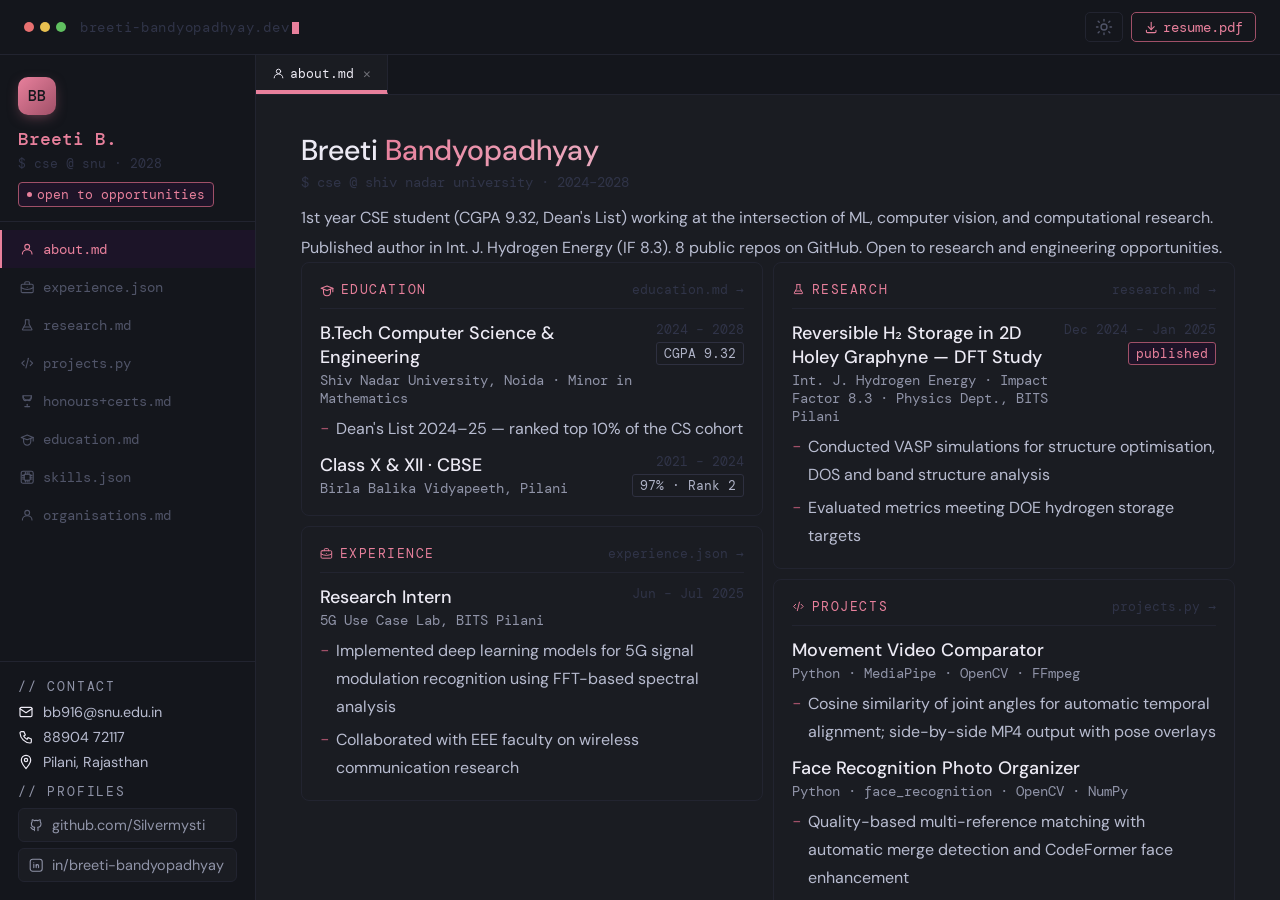
<file: breeti-portfolio.html>
<!DOCTYPE html>
<html lang="en" data-theme="dark">
<head>
<meta charset="UTF-8">
<meta name="viewport" content="width=device-width, initial-scale=1.0">
<title>Breeti Bandyopadhyay</title>
<link rel="preconnect" href="https://fonts.googleapis.com">
<link rel="preconnect" href="https://fonts.gstatic.com" crossorigin>
<link href="https://fonts.googleapis.com/css2?family=DM+Mono:ital,wght@0,300;0,400;0,500;1,300&family=DM+Sans:ital,opsz,wght@0,9..40,300;0,9..40,400;0,9..40,500;1,9..40,300&display=swap" rel="stylesheet">
<!-- Hidden SVG sprite — all icons inline, no CDN needed -->
<svg style="display:none" xmlns="http://www.w3.org/2000/svg">
  <symbol id="ico-user" viewBox="0 0 24 24"><circle cx="12" cy="8" r="4"/><path d="M4 20c0-4 3.6-7 8-7s8 3 8 7"/></symbol>
  <symbol id="ico-briefcase" viewBox="0 0 24 24"><rect x="2" y="7" width="20" height="14" rx="2"/><path d="M8 7V5a2 2 0 0 1 2-2h4a2 2 0 0 1 2 2v2"/><line x1="12" y1="12" x2="12" y2="12.01"/><path d="M2 13a20 20 0 0 0 20 0"/></symbol>
  <symbol id="ico-flask" viewBox="0 0 24 24"><path d="M9 3h6M9 3v7l-5 9a1 1 0 0 0 1 1h14a1 1 0 0 0 1-1l-5-9V3"/><line x1="6.5" y1="15" x2="17.5" y2="15"/></symbol>
  <symbol id="ico-code" viewBox="0 0 24 24"><polyline points="7 8 3 12 7 16"/><polyline points="17 8 21 12 17 16"/><line x1="14" y1="4" x2="10" y2="20"/></symbol>
  <symbol id="ico-trophy" viewBox="0 0 24 24"><line x1="12" y1="17" x2="12" y2="21"/><line x1="8" y1="21" x2="16" y2="21"/><path d="M5 3h14M5 3a7 7 0 0 0 7 7 7 7 0 0 0 7-7"/><path d="M5 3C4 9 7 13 12 10c5 3 8-1 7-7"/></symbol>
  <symbol id="ico-school" viewBox="0 0 24 24"><path d="M22 9L12 5 2 9l10 4z"/><path d="M6 10.6V16a6 6 0 0 0 12 0v-5.4"/><path d="M22 9v6"/></symbol>
  <symbol id="ico-cpu" viewBox="0 0 24 24"><rect x="7" y="7" width="10" height="10" rx="1"/><path d="M9 7V4M12 7V4M15 7V4M9 20v-3M12 20v-3M15 20v-3M7 9H4M7 12H4M7 15H4M20 9h-3M20 12h-3M20 15h-3"/><rect x="2" y="2" width="20" height="20" rx="3"/></symbol>
  <symbol id="ico-users" viewBox="0 0 24 24"><circle cx="9" cy="7" r="4"/><path d="M3 21v-2a4 4 0 0 1 4-4h4a4 4 0 0 1 4 4v2"/><path d="M16 3.13a4 4 0 0 1 0 7.75"/><path d="M21 21v-2a4 4 0 0 0-3-3.85"/></symbol>
  <symbol id="ico-mail" viewBox="0 0 24 24"><rect x="3" y="5" width="18" height="14" rx="2"/><polyline points="3 7 12 13 21 7"/></symbol>
  <symbol id="ico-phone" viewBox="0 0 24 24"><path d="M5 4h4l2 5-2.5 1.5a11 11 0 0 0 5 5L15 13l5 2v4a2 2 0 0 1-2 2A16 16 0 0 1 3 6a2 2 0 0 1 2-2"/></symbol>
  <symbol id="ico-map-pin" viewBox="0 0 24 24"><path d="M12 2a7 7 0 0 1 7 7c0 5-7 13-7 13S5 14 5 9a7 7 0 0 1 7-7z"/><circle cx="12" cy="9" r="2.5"/></symbol>
  <symbol id="ico-github" viewBox="0 0 24 24"><path d="M9 19c-4.3 1.4-4.3-2.5-6-3m12 5v-3.5c0-1 .1-1.4-.5-2 2.8-.3 5.5-1.4 5.5-6a4.6 4.6 0 0 0-1.3-3.2 4.2 4.2 0 0 0-.1-3.2s-1.1-.3-3.5 1.3a12.3 12.3 0 0 0-6.2 0C6.5 2.8 5.4 3.1 5.4 3.1a4.2 4.2 0 0 0-.1 3.2A4.6 4.6 0 0 0 4 9.5c0 4.6 2.7 5.7 5.5 6-.6.6-.6 1.2-.5 2V21"/></symbol>
  <symbol id="ico-linkedin" viewBox="0 0 24 24"><rect x="2" y="2" width="20" height="20" rx="4"/><line x1="8" y1="11" x2="8" y2="16"/><line x1="8" y1="8" x2="8" y2="8.01"/><line x1="12" y1="16" x2="12" y2="11"/><path d="M16 16v-3a2 2 0 0 0-4 0"/></symbol>
  <symbol id="ico-sun" viewBox="0 0 24 24"><circle cx="12" cy="12" r="4"/><line x1="12" y1="2" x2="12" y2="4"/><line x1="12" y1="20" x2="12" y2="22"/><line x1="4.22" y1="4.22" x2="5.64" y2="5.64"/><line x1="18.36" y1="18.36" x2="19.78" y2="19.78"/><line x1="2" y1="12" x2="4" y2="12"/><line x1="20" y1="12" x2="22" y2="12"/><line x1="4.22" y1="19.78" x2="5.64" y2="18.36"/><line x1="18.36" y1="5.64" x2="19.78" y2="4.22"/></symbol>
  <symbol id="ico-moon" viewBox="0 0 24 24"><path d="M21 12.79A9 9 0 1 1 11.21 3 7 7 0 0 0 21 12.79z"/></symbol>
  <symbol id="ico-download" viewBox="0 0 24 24"><path d="M4 17v2a2 2 0 0 0 2 2h12a2 2 0 0 0 2-2v-2"/><polyline points="7 11 12 16 17 11"/><line x1="12" y1="4" x2="12" y2="16"/></symbol>
  <symbol id="ico-mouse" viewBox="0 0 24 24"><rect x="6" y="3" width="12" height="18" rx="6"/><line x1="12" y1="7" x2="12" y2="11"/></symbol>
  <symbol id="ico-x" viewBox="0 0 24 24"><line x1="18" y1="6" x2="6" y2="18"/><line x1="6" y1="6" x2="18" y2="18"/></symbol>
</svg>
<style>
.ico { display:inline-flex; align-items:center; justify-content:center; flex-shrink:0; }
.ico svg { stroke:currentColor; fill:none; stroke-width:1.8; stroke-linecap:round; stroke-linejoin:round; display:block; overflow:visible; }
</style>
<style>

/* ── TOKENS ── */
:root {
  --font-sans: 'DM Sans', sans-serif;
  --font-mono: 'DM Mono', monospace;
}

[data-theme="dark"] {
  --bg:        #1a1c22;
  --bg-deeper: #14161c;
  --bg-card:   #14161c;
  --border:    #222430;
  --border-hi: #a05068;
  --text-hi:   #eceaf4;
  --text-body: #b8bcd0;
  --text-mid:  #9094a8;
  --text-dim:  #505468;
  --text-faint:#303448;
  --accent:    #e8809c;
  --accent-dk: #a05068;
  --chip-bg:   #1e1428;
  --tag-bg:    #1a1c22;
  --tag-border:#2e3040;
  --tag-text:  #b0b4c8;
  --nav-active:#1c1428;
  --badge-bg:  #1e1428;
}

[data-theme="light"] {
  --bg:        #faf6ef;
  --bg-deeper: #f2ece0;
  --bg-card:   #f2ece0;
  --border:    #e0d8c8;
  --border-hi: #e8a0b8;
  --text-hi:   #2a1f14;
  --text-body: #3a2818;
  --text-mid:  #6a5040;
  --text-dim:  #9a8070;
  --text-faint:#b09878;
  --accent:    #c03060;
  --accent-dk: #c03060;
  --chip-bg:   #fce8ef;
  --tag-bg:    #faf6ef;
  --tag-border:#d8d0c0;
  --tag-text:  #5a4030;
  --nav-active:#fce8ef;
  --badge-bg:  #fce8ef;
}

/* ── RESET ── */
*, *::before, *::after { box-sizing: border-box; margin: 0; padding: 0; }
html { height: 100%; }
body { font-family: var(--font-sans); background: var(--bg); color: var(--text-hi); min-height: 100%; }

/* ── FLUID TYPE SCALE ── */
:root {
  --t-xs:   clamp(0.7rem,  0.65rem + 0.2vw,  0.8rem);
  --t-sm:   clamp(0.8rem,  0.75rem + 0.25vw, 0.9rem);
  --t-base: clamp(0.875rem,0.82rem + 0.3vw,  1rem);
  --t-md:   clamp(1rem,    0.95rem + 0.3vw,  1.125rem);
  --t-lg:   clamp(1.1rem,  1rem    + 0.5vw,  1.3rem);
  --t-xl:   clamp(1.4rem,  1.2rem  + 0.8vw,  1.8rem);
}

/* ── SHELL ── */
.shell {
  display: flex; flex-direction: column;
  height: 100dvh; width: 100%;
}

/* ── TITLEBAR ── */
.titlebar {
  background: var(--bg-deeper); border-bottom: 1px solid var(--border);
  padding: clamp(8px, 1.2vw, 12px) clamp(14px, 2vw, 24px);
  display: flex; align-items: center; justify-content: space-between;
  flex-shrink: 0;
}
.tb-left { display: flex; align-items: center; gap: clamp(8px, 1.2vw, 14px); }
.tb-dots { display: flex; gap: 6px; }
.tb-dot { width: 10px; height: 10px; border-radius: 50%; }
.tb-title { font-family: var(--font-mono); font-size: var(--t-sm); color: var(--text-faint); letter-spacing: 0.05em; }
/* hide title text on very small screens */
@media (max-width: 480px) { .tb-title { display: none; } }
.cursor {
  display: inline-block; width: 7px; height: 12px;
  background: var(--accent); vertical-align: middle; margin-left: 3px;
  animation: blink 1.1s step-end infinite;
}
@keyframes blink { 50% { opacity: 0; } }
.tb-right { display: flex; align-items: center; gap: 8px; }
.theme-toggle {
  background: none; border: 1px solid var(--border); border-radius: 5px;
  padding: 5px 9px; cursor: pointer; color: var(--text-dim);
  font-size: var(--t-md); display: flex; align-items: center; gap: 4px;
  transition: border-color 0.2s, color 0.2s;
}
.theme-toggle:hover { border-color: var(--accent); color: var(--accent); }
.resume-btn {
  font-family: var(--font-mono); font-size: var(--t-sm);
  color: var(--accent); border: 1px solid var(--accent-dk);
  border-radius: 5px; padding: 5px 12px;
  display: flex; align-items: center; gap: 5px;
  background: none; text-decoration: none; transition: background 0.2s;
}
.resume-btn:hover { background: var(--chip-bg); }
.resume-btn span { display: none; }
@media (min-width: 500px) { .resume-btn span { display: inline; } }

/* ── LAYOUT ── */
.layout {
  display: grid;
  grid-template-columns: clamp(200px, 20vw, 280px) 1fr;
  flex: 1; overflow: hidden;
}

/* ── SIDEBAR ── */
.sb {
  border-right: 1px solid var(--border);
  display: flex; flex-direction: column;
  background: var(--bg-deeper); overflow-y: auto;
}
.sb-top {
  padding: clamp(14px,2vw,22px) clamp(12px,1.5vw,18px) 14px;
  border-bottom: 1px solid var(--border); flex-shrink: 0;
}
.sb-name { font-size: var(--t-md); font-weight: 500; color: var(--accent); font-family: var(--font-mono); }
.sb-role { font-size: var(--t-xs); color: var(--text-faint); margin-top: 4px; font-family: var(--font-mono); }
.sb-badge {
  display: inline-flex; align-items: center; gap: 5px; margin-top: 10px;
  font-size: var(--t-xs); color: var(--accent);
  background: var(--badge-bg); border: 1px solid var(--accent-dk);
  border-radius: 4px; padding: 3px 8px; font-family: var(--font-mono);
}
.sb-badge-dot { width: 5px; height: 5px; border-radius: 50%; background: var(--accent); }

.sb-nav { padding: 8px 0; flex: 1; }
.sb-nav-item {
  display: flex; align-items: center; gap: 9px;
  padding: clamp(7px,1vw,10px) clamp(12px,1.5vw,18px);
  font-size: var(--t-sm); color: var(--text-dim);
  font-family: var(--font-mono); border-left: 2px solid transparent;
  cursor: pointer; transition: all 0.15s; user-select: none;
}
.sb-nav-item:hover { color: var(--text-mid); background: var(--nav-active); }
.sb-nav-item.active { color: var(--accent); border-left-color: var(--accent); background: var(--nav-active); }
.sb-nav-item i { font-size: var(--t-md); flex-shrink: 0; }
/* hide text labels on narrow sidebar */
@media (max-width: 640px) { .sb-nav-item span { display: none; } }

.sb-bottom {
  border-top: 1px solid var(--border);
  padding: clamp(12px,1.5vw,16px) clamp(12px,1.5vw,18px) 18px;
  display: flex; flex-direction: column; gap: 12px; flex-shrink: 0;
}
.sb-block-label {
  font-size: var(--t-xs); color: var(--text-mid);
  letter-spacing: 0.14em; text-transform: uppercase;
  font-family: var(--font-mono); margin-bottom: 8px;
}
.sb-contact-item { display: flex; align-items: center; gap: 9px; margin-bottom: 7px; }
.sb-contact-item:last-child { margin-bottom: 0; }
.sb-contact-item i { font-size: var(--t-md); color: var(--accent); flex-shrink: 0; }
.sb-contact-val { font-size: var(--t-sm); color: var(--text-body); overflow: hidden; text-overflow: ellipsis; white-space: nowrap; }
.sb-plink {
  display: flex; align-items: center; gap: 9px; font-size: var(--t-sm);
  color: var(--text-mid); padding: 7px 10px; border: 1px solid var(--border);
  border-radius: 6px; margin-bottom: 6px; background: var(--bg);
  text-decoration: none; transition: border-color 0.15s;
  overflow: hidden; text-overflow: ellipsis; white-space: nowrap;
}
.sb-plink:last-child { margin-bottom: 0; }
.sb-plink:hover { border-color: var(--accent-dk); }
.sb-plink i { font-size: var(--t-md); color: var(--accent); flex-shrink: 0; }

/* ── MAIN CONTENT ── */
.mc { display: flex; flex-direction: column; overflow: hidden; min-width: 0; }

.mc-tabs {
  background: var(--bg-deeper); border-bottom: 1px solid var(--border);
  display: flex; overflow-x: auto; flex-shrink: 0; scrollbar-width: none;
}
.mc-tabs::-webkit-scrollbar { display: none; }
.mc-tab {
  padding: clamp(7px,1vw,10px) clamp(10px,1.5vw,16px);
  font-size: var(--t-xs); font-family: var(--font-mono);
  color: var(--text-faint); border-right: 1px solid var(--border);
  display: flex; align-items: center; gap: 5px;
  white-space: nowrap; cursor: pointer; transition: color 0.15s;
  user-select: none; border-bottom: 2px solid transparent; flex-shrink: 0;
}
.mc-tab:hover { color: var(--text-mid); }
.mc-tab.active { color: var(--text-hi); background: var(--bg); border-bottom-color: var(--accent); }
.mc-tab .tab-close { font-size: var(--t-xs); opacity: 0; margin-left: 4px; transition: opacity 0.15s; }
.mc-tab:hover .tab-close { opacity: 0.5; }
.mc-tab.active .tab-close { opacity: 0.4; }
.mc-tab i { font-size: var(--t-sm); }

.mc-body {
  padding: clamp(20px, 3vw, 44px) clamp(20px, 3.5vw, 52px);
  overflow-y: auto; flex: 1; width: 100%;
}

/* ── SECTION PAGES ── */
.page { display: none; }
.page.active { display: block; }

/* ── SECTION HEADINGS ── */
.sec-head { display: flex; align-items: center; gap: 12px; margin-bottom: 16px; margin-top: 26px; }
.sec-head:first-child { margin-top: 0; }
.sec-line { flex: 1; height: 1px; background: var(--border); }
.sec-label { font-size: var(--t-xs); color: var(--text-mid); letter-spacing: 0.14em; text-transform: uppercase; font-family: var(--font-mono); white-space: nowrap; }

/* ── ABOUT HERO ── */
.about-h { font-size: var(--t-xl); font-weight: 500; color: var(--text-hi); margin-bottom: 5px; line-height: 1.2; }
.about-h span { color: var(--accent); }
.about-role { font-size: var(--t-sm); color: var(--text-faint); margin-bottom: 12px; font-family: var(--font-mono); }
.about-bio { font-size: var(--t-base); color: var(--text-body); line-height: 1.85; }

/* ── EDU GRID ── */
.edu-grid { display: grid; grid-template-columns: repeat(2, 1fr); gap: 12px; }
.edu-card { background: var(--bg-card); border: 1px solid var(--border); border-radius: 8px; padding: 14px; }
.edu-deg { font-size: var(--t-md); font-weight: 500; color: var(--text-hi); margin-bottom: 3px; }
.edu-school { font-size: var(--t-sm); color: var(--accent); font-family: var(--font-mono); margin-bottom: 4px; }
.edu-detail { font-size: var(--t-sm); color: var(--text-mid); line-height: 1.65; }
.edu-pill { display: inline-block; font-size: var(--t-xs); padding: 2px 8px; background: var(--chip-bg); border: 1px solid var(--border-hi); border-radius: 4px; color: var(--accent); font-family: var(--font-mono); margin-top: 6px; }

/* ── SKILLS ── */
.skills-row { display: grid; grid-template-columns: repeat(3, 1fr); gap: 10px; }
.skill-group { background: var(--bg-card); border: 1px solid var(--border); border-radius: 8px; padding: 12px 13px; }
.skill-cat { font-size: var(--t-xs); color: var(--text-faint); font-family: var(--font-mono); margin-bottom: 8px; }
.skill-tags { display: flex; flex-wrap: wrap; gap: 5px; }
.skill-tag { font-size: var(--t-sm); padding: 3px 8px; background: var(--tag-bg); border: 1px solid var(--tag-border); border-radius: 3px; color: var(--tag-text); font-family: var(--font-mono); }

/* ── TIMELINE ── */
.tl-item { display: grid; grid-template-columns: 2px 1fr; gap: 0 16px; margin-bottom: 24px; }
.tl-item:last-child { margin-bottom: 0; }
.tl-bar { background: var(--accent-dk); border-radius: 3px; }
.tl-title { font-size: var(--t-lg); font-weight: 500; color: var(--text-hi); margin-bottom: 3px; }
.tl-meta { display: flex; justify-content: space-between; align-items: flex-start; margin-bottom: 7px; gap: 8px; flex-wrap: wrap; }
.tl-sub { font-size: var(--t-sm); color: var(--accent); font-family: var(--font-mono); }
.tl-date { font-size: var(--t-sm); color: var(--text-faint); white-space: nowrap; }
.tl-desc { font-size: var(--t-base); color: var(--text-body); line-height: 1.85; }
.tl-chip { display: inline-block; font-size: var(--t-xs); padding: 2px 8px; background: var(--chip-bg); border: 1px solid var(--border-hi); border-radius: 4px; color: var(--accent); font-family: var(--font-mono); margin-top: 6px; }

/* ── RESEARCH CARD ── */
.research-card { background: var(--bg-card); border: 1px solid var(--border-hi); border-radius: 8px; padding: clamp(14px,2vw,20px); margin-bottom: 12px; }
.research-card:last-child { margin-bottom: 0; }
.research-top { display: flex; justify-content: space-between; align-items: flex-start; margin-bottom: 6px; gap: 10px; flex-wrap: wrap; }
.research-title { font-size: var(--t-md); font-weight: 500; color: var(--text-hi); line-height: 1.45; }
.research-date { font-size: var(--t-sm); color: var(--text-faint); white-space: nowrap; }
.research-venue { font-size: var(--t-sm); color: var(--accent); font-family: var(--font-mono); margin-bottom: 8px; }
.research-desc { font-size: var(--t-base); color: var(--text-body); line-height: 1.85; margin-bottom: 10px; }
.research-footer { display: flex; align-items: center; gap: 7px; flex-wrap: wrap; }
.research-chip { font-size: var(--t-xs); padding: 2px 8px; background: var(--chip-bg); border: 1px solid var(--border-hi); border-radius: 4px; color: var(--accent); font-family: var(--font-mono); }
.research-doi { font-size: var(--t-xs); color: var(--text-dim); font-family: var(--font-mono); word-break: break-all; }

/* ── PROJECT GRID ── */
.proj-grid { display: grid; grid-template-columns: repeat(2, 1fr); gap: 12px; }
.proj-card { background: var(--bg-card); border: 1px solid var(--border); border-radius: 8px; padding: clamp(13px,2vw,18px); }
.proj-top { display: flex; justify-content: space-between; align-items: flex-start; margin-bottom: 8px; }
.proj-title { font-size: var(--t-md); font-weight: 500; color: var(--text-hi); }
.proj-icons { display: flex; gap: 8px; }
.proj-icons a { color: var(--text-dim); text-decoration: none; font-size: var(--t-lg); transition: color 0.15s; }
.proj-icons a:hover { color: var(--accent); }
.proj-desc { font-size: var(--t-base); color: var(--text-body); line-height: 1.8; margin-bottom: 10px; }
.proj-tags { display: flex; flex-wrap: wrap; gap: 5px; }
.proj-tag { font-size: var(--t-xs); padding: 3px 7px; background: var(--tag-bg); border: 1px solid var(--tag-border); border-radius: 3px; color: var(--tag-text); font-family: var(--font-mono); }

/* ── HONOUR ── */
.honour-item { display: grid; grid-template-columns: 2px 1fr; gap: 0 16px; margin-bottom: 22px; }
.honour-item:last-child { margin-bottom: 0; }
.honour-bar { background: var(--accent-dk); border-radius: 3px; }
.honour-title { font-size: var(--t-md); font-weight: 500; color: var(--text-hi); margin-bottom: 3px; }
.honour-meta { display: flex; justify-content: space-between; align-items: center; margin-bottom: 6px; flex-wrap: wrap; gap: 4px; }
.honour-sub { font-size: var(--t-sm); color: var(--accent); font-family: var(--font-mono); }
.honour-date { font-size: var(--t-sm); color: var(--text-faint); }
.honour-desc { font-size: var(--t-base); color: var(--text-body); line-height: 1.8; }
.honour-chip { display: inline-block; font-size: var(--t-xs); padding: 2px 8px; background: var(--chip-bg); border: 1px solid var(--border-hi); border-radius: 4px; color: var(--accent); font-family: var(--font-mono); margin-top: 6px; }

/* ── RESUME SECTIONS (about.md) ── */
.rs-sec {
  border: 1px solid var(--border); border-radius: 8px;
  padding: clamp(13px,2vw,18px); margin-top: 10px;
  cursor: pointer; transition: border-color 0.15s, background 0.15s;
}
.rs-sec:hover { border-color: var(--accent-dk); background: var(--nav-active); }
.rs-sec:first-of-type { margin-top: 16px; }
.rs-sec-head {
  display: flex; align-items: center; justify-content: space-between;
  margin-bottom: 12px; padding-bottom: 10px; border-bottom: 1px solid var(--border);
}
.rs-sec-label {
  font-size: var(--t-xs); color: var(--accent);
  letter-spacing: 0.12em; text-transform: uppercase;
  font-family: var(--font-mono); display: flex; align-items: center; gap: 7px;
}
.rs-sec-label i { font-size: var(--t-sm); }
.rs-sec-link { font-size: var(--t-xs); color: var(--text-faint); font-family: var(--font-mono); transition: color 0.15s; white-space: nowrap; }
.rs-sec:hover .rs-sec-link { color: var(--accent); }
.rs-row { display: flex; justify-content: space-between; align-items: flex-start; gap: 10px; flex-wrap: wrap; }
.rs-row-left { flex: 1; min-width: 0; }
.rs-row-right { text-align: right; flex-shrink: 0; }
.rs-title { font-size: var(--t-md); font-weight: 500; color: var(--text-hi); margin-bottom: 2px; }
.rs-sub { font-size: var(--t-sm); color: var(--text-mid); font-family: var(--font-mono); }
.rs-date { font-size: var(--t-xs); color: var(--text-faint); font-family: var(--font-mono); margin-bottom: 4px; }
.rs-tag {
  display: inline-block; font-size: var(--t-xs); padding: 2px 7px;
  background: var(--tag-bg); border: 1px solid var(--tag-border);
  border-radius: 3px; color: var(--tag-text); font-family: var(--font-mono);
}
.rs-tag-hi { background: var(--chip-bg); border-color: var(--border-hi); color: var(--accent); }
.rs-bullets { margin-top: 8px; display: flex; flex-direction: column; gap: 5px; }
.rs-bullet {
  font-size: var(--t-base); color: var(--text-body); line-height: 1.75;
  padding-left: 16px; position: relative;
}
.rs-bullet::before { content: '–'; position: absolute; left: 0; color: var(--accent-dk); font-family: var(--font-mono); }
.rs-skills-row { display: flex; align-items: baseline; gap: 12px; margin-bottom: 6px; flex-wrap: wrap; }
.rs-skills-row:last-child { margin-bottom: 0; }
.rs-skill-cat { font-family: var(--font-mono); color: var(--accent); font-size: var(--t-sm); min-width: 80px; flex-shrink: 0; }
.rs-skill-list { font-size: var(--t-base); color: var(--text-body); }
.rs-inline-list { display: flex; flex-direction: column; gap: 10px; }
.rs-inline-item { display: flex; flex-direction: column; gap: 2px; }

/* ── ABOUT: 2-col resume layout on wide screens ── */
.rs-grid {
  display: grid;
  grid-template-columns: 1fr 1fr;
  gap: 10px;
  align-items: start;
}
.rs-grid .rs-sec { margin-top: 0; }
.rs-col { display: flex; flex-direction: column; gap: 10px; }

/* ── AESTHETIC POLISH ── */

/* pulsing status dot */
.sb-badge-dot {
  width: 5px; height: 5px; border-radius: 50%; background: var(--accent);
  box-shadow: 0 0 0 0 var(--accent);
  animation: pulse 2.4s infinite;
}
@keyframes pulse {
  0%   { box-shadow: 0 0 0 0 color-mix(in srgb, var(--accent) 60%, transparent); }
  70%  { box-shadow: 0 0 0 5px color-mix(in srgb, var(--accent) 0%, transparent); }
  100% { box-shadow: 0 0 0 0 color-mix(in srgb, var(--accent) 0%, transparent); }
}

/* card lift + soft shadow on hover */
.rs-sec, .proj-card, .edu-card {
  transition: border-color 0.18s, background 0.18s, transform 0.18s, box-shadow 0.18s;
}
.rs-sec:hover, .proj-card:hover {
  transform: translateY(-2px);
  box-shadow: 0 6px 20px -8px color-mix(in srgb, var(--accent) 30%, transparent);
}

/* research card subtle accent glow */
.research-card {
  position: relative;
  box-shadow: 0 4px 24px -12px color-mix(in srgb, var(--accent) 40%, transparent);
}

/* accent gradient bar on hero name */
.about-h span {
  background: linear-gradient(120deg, var(--accent), color-mix(in srgb, var(--accent) 60%, var(--text-hi)));
  -webkit-background-clip: text;
  background-clip: text;
  -webkit-text-fill-color: transparent;
}

/* timeline bar gradient */
.tl-bar, .honour-bar {
  background: linear-gradient(180deg, var(--accent), var(--accent-dk));
}

/* nav item subtle slide on hover */
.sb-nav-item { transition: all 0.18s ease; }
.sb-nav-item:hover { padding-left: clamp(15px, 1.8vw, 21px); }
.sb-nav-item.active:hover { padding-left: clamp(12px,1.5vw,18px); }

/* skill tags hover */
.skill-tag, .proj-tag, .rs-tag {
  transition: border-color 0.15s, color 0.15s, background 0.15s;
}
.skill-tag:hover, .proj-tag:hover {
  border-color: var(--accent-dk);
  color: var(--accent);
}

/* resume button shimmer */
.resume-btn {
  position: relative; overflow: hidden;
}
.resume-btn::after {
  content: ''; position: absolute; top: 0; left: -100%;
  width: 100%; height: 100%;
  background: linear-gradient(90deg, transparent, color-mix(in srgb, var(--accent) 18%, transparent), transparent);
  transition: left 0.5s;
}
.resume-btn:hover::after { left: 100%; }

/* tab bar active glow */
.mc-tab.active { box-shadow: inset 0 -2px 0 var(--accent); }

/* smooth theme cross-fade */
* { transition-property: background-color, border-color, color, box-shadow; }

/* section divider line gradient */
.sec-line, .rs-sec-head { 
  background-image: none;
}
.sec-line {
  background: linear-gradient(90deg, var(--border), transparent);
}

/* avatar-style monogram in sidebar top */
.sb-monogram {
  width: 38px; height: 38px; border-radius: 10px;
  background: linear-gradient(135deg, var(--accent), var(--accent-dk));
  display: flex; align-items: center; justify-content: center;
  font-family: var(--font-mono); font-weight: 500; font-size: 15px;
  color: var(--bg-deeper); margin-bottom: 12px;
  box-shadow: 0 4px 14px -4px color-mix(in srgb, var(--accent) 50%, transparent);
}

/* ── MOBILE BREAKPOINTS ── */
@media (max-width: 900px) {
  .rs-grid { grid-template-columns: 1fr; }
}
@media (max-width: 640px) {
  .edu-grid, .proj-grid { grid-template-columns: 1fr; }
  .skills-row { grid-template-columns: 1fr 1fr; }
  .rs-row { flex-direction: column; }
  .rs-row-right { text-align: left; }
  .tl-meta { flex-direction: column; gap: 2px; }
  .research-top { flex-direction: column; }
}
.ov-hint {
  display: flex; align-items: center; gap: 8px;
  padding: 9px 13px; background: var(--bg-card);
  border: 1px solid var(--border); border-radius: 6px; margin-top: 10px;
}
.ov-hint i { font-size: var(--t-sm); color: var(--text-dim); }
.ov-hint span { font-size: var(--t-xs); color: var(--text-faint); font-family: var(--font-mono); }

/* ── SCROLLBAR ── */
::-webkit-scrollbar { width: 5px; height: 5px; }
::-webkit-scrollbar-track { background: transparent; }
::-webkit-scrollbar-thumb { background: var(--border); border-radius: 3px; }
::-webkit-scrollbar-thumb:hover { background: var(--text-faint); }

/* ── TRANSITIONS ── */
body, .shell, .sb, .titlebar, .mc-tabs, .mc-body, .sb-top, .sb-nav-item,
.edu-card, .skill-group, .tl-item, .research-card, .proj-card, .honour-item, .rs-sec {
  transition: background 0.25s, border-color 0.25s, color 0.25s;
}

/* ── MOBILE: bottom nav ── */
@media (max-width: 640px) {
  .layout { grid-template-columns: 1fr; }
  .sb {
    position: fixed; bottom: 0; left: 0; right: 0; top: auto;
    flex-direction: row; height: 56px; z-index: 100;
    border-right: none; border-top: 1px solid var(--border); overflow: visible;
  }
  .sb-top { display: none; }
  .sb-nav { display: flex; flex-direction: row; padding: 0; flex: 1; overflow-x: auto; align-items: stretch; }
  .sb-nav-item { flex: 1; flex-direction: column; justify-content: center; padding: 6px 4px; gap: 3px; border-left: none; border-top: 2px solid transparent; min-width: 44px; }
  .sb-nav-item.active { border-left: none; border-top-color: var(--accent); }
  .sb-nav-item .ico svg { width: 20px; height: 20px; }
  .sb-nav-item span { display: none; }
  .sb-bottom { display: none; }
  .mc { height: calc(100dvh - 44px - 56px); }
  .mc-body { padding: 16px 14px 20px; }
  .proj-grid, .edu-grid { grid-template-columns: 1fr; }
  .skills-row { grid-template-columns: 1fr 1fr; }
}

/* ── TABLET: narrow icon-only sidebar ── */
@media (min-width: 641px) and (max-width: 900px) {
  .layout { grid-template-columns: 56px 1fr; }
  .sb-top { padding: 12px 8px; display: flex; flex-direction: column; align-items: center; gap: 6px; }
  .sb-name, .sb-role, .sb-badge { display: none; }
  .sb-monogram { margin-bottom: 0; }
  .sb-nav-item { padding: 10px 0; justify-content: center; gap: 0; }
  .sb-nav-item:hover { padding-left: 0; }
  .sb-nav-item .ico svg { width: 20px; height: 20px; }
  .sb-nav-item span { display: none; }
  .sb-bottom { display: none; }
  .rs-grid { grid-template-columns: 1fr; }
  .proj-grid { grid-template-columns: 1fr; }
}

</style>
</head>
<body>

<div class="shell">

  <!-- TITLEBAR -->
  <div class="titlebar">
    <div class="tb-left">
      <div class="tb-dots">
        <div class="tb-dot" style="background:#e87070;"></div>
        <div class="tb-dot" style="background:#e8c050;"></div>
        <div class="tb-dot" style="background:#60c060;"></div>
      </div>
      <div class="tb-title">breeti-bandyopadhyay.dev<span class="cursor"></span></div>
    </div>
    <div class="tb-right">
      <button class="theme-toggle" onclick="toggleTheme()" title="Toggle theme">
        <span class="ico"><svg id="theme-icon" width="1em" height="1em" style="stroke:currentColor;fill:none;stroke-width:1.8;stroke-linecap:round;stroke-linejoin:round"><use href="#ico-sun"/></svg></span>
      </button>
      <a href="#" class="resume-btn"><span class="ico"><svg width="1em" height="1em"><use href="#ico-download"/></svg></span>resume.pdf</a>
    </div>
  </div>

  <!-- LAYOUT -->
  <div class="layout">

    <!-- SIDEBAR -->
    <aside class="sb">
      <div class="sb-top">
        <div class="sb-monogram">BB</div>
        <div class="sb-name">Breeti B.</div>
        <div class="sb-role">$ cse @ snu · 2028</div>
        <div class="sb-badge"><div class="sb-badge-dot"></div>open to opportunities</div>
      </div>

      <nav class="sb-nav">
        <div class="sb-nav-item active" onclick="openTab('about')">
          <span class="ico"><svg width="1em" height="1em"><use href="#ico-user"/></svg></span><span>about.md</span>
        </div>
        <div class="sb-nav-item" onclick="openTab('experience')">
          <span class="ico"><svg width="1em" height="1em"><use href="#ico-briefcase"/></svg></span><span>experience.json</span>
        </div>
        <div class="sb-nav-item" onclick="openTab('research')">
          <span class="ico"><svg width="1em" height="1em"><use href="#ico-flask"/></svg></span><span>research.md</span>
        </div>
        <div class="sb-nav-item" onclick="openTab('projects')">
          <span class="ico"><svg width="1em" height="1em"><use href="#ico-code"/></svg></span><span>projects.py</span>
        </div>
        <div class="sb-nav-item" onclick="openTab('honours')">
          <span class="ico"><svg width="1em" height="1em"><use href="#ico-trophy"/></svg></span><span>honours+certs.md</span>
        </div>
        <div class="sb-nav-item" onclick="openTab('education')">
          <span class="ico"><svg width="1em" height="1em"><use href="#ico-school"/></svg></span><span>education.md</span>
        </div>
        <div class="sb-nav-item" onclick="openTab('skills')">
          <span class="ico"><svg width="1em" height="1em"><use href="#ico-cpu"/></svg></span><span>skills.json</span>
        </div>
        <div class="sb-nav-item" onclick="openTab('organisations')">
          <span class="ico"><svg width="1em" height="1em"><use href="#ico-user"/></svg></span><span>organisations.md</span>
        </div>
      </nav>

      <div class="sb-bottom">
        <div>
          <div class="sb-block-label">// contact</div>
          <div class="sb-contact-item"><span class="ico"><svg width="1em" height="1em"><use href="#ico-mail"/></svg></span><span class="sb-contact-val">bb916@snu.edu.in</span></div>
          <div class="sb-contact-item"><span class="ico"><svg width="1em" height="1em"><use href="#ico-phone"/></svg></span><span class="sb-contact-val">88904 72117</span></div>
          <div class="sb-contact-item"><span class="ico"><svg width="1em" height="1em"><use href="#ico-map-pin"/></svg></span><span class="sb-contact-val">Pilani, Rajasthan</span></div>
        </div>
        <div>
          <div class="sb-block-label">// profiles</div>
          <a href="https://github.com/Silvermysti" target="_blank" class="sb-plink"><span class="ico"><svg width="1em" height="1em"><use href="#ico-github"/></svg></span>github.com/Silvermysti</a>
          <a href="https://www.linkedin.com/in/breeti-bandyopadhyay-68894b31a/" target="_blank" class="sb-plink"><span class="ico"><svg width="1em" height="1em"><use href="#ico-linkedin"/></svg></span>in/breeti-bandyopadhyay</a>
        </div>
      </div>
    </aside>

    <!-- MAIN -->
    <main class="mc">

      <!-- TABS -->
      <div class="mc-tabs" id="tabs-bar">
        <!-- tabs injected by JS -->
      </div>

      <!-- CONTENT -->
      <div class="mc-body">

        <!-- ABOUT -->
        <div class="page active" id="page-about">

          <!-- hero -->
          <div class="about-h">Breeti <span>Bandyopadhyay</span></div>
          <div class="about-role">$ cse @ shiv nadar university · 2024–2028</div>
          <div class="about-bio">1st year CSE student (CGPA 9.32, Dean's List) working at the intersection of ML, computer vision, and computational research. Published author in Int. J. Hydrogen Energy (IF 8.3). 8 public repos on GitHub. Open to research and engineering opportunities.</div>

          <div class="rs-grid">
            <div class="rs-col">

          <!-- EDUCATION -->
          <div class="rs-sec" onclick="openTab('education')">
            <div class="rs-sec-head">
              <span class="rs-sec-label"><span class="ico"><svg width="14" height="14"><use href="#ico-school"/></svg></span>education</span>
              <span class="rs-sec-link">education.md →</span>
            </div>
            <div class="rs-row">
              <div class="rs-row-left">
                <div class="rs-title">B.Tech Computer Science &amp; Engineering</div>
                <div class="rs-sub">Shiv Nadar University, Noida · Minor in Mathematics</div>
              </div>
              <div class="rs-row-right">
                <div class="rs-date">2024 – 2028</div>
                <div class="rs-tag">CGPA 9.32</div>
              </div>
            </div>
            <div class="rs-bullets">
              <div class="rs-bullet">Dean's List 2024–25 — ranked top 10% of the CS cohort</div>
            </div>
            <div class="rs-row" style="margin-top:10px;">
              <div class="rs-row-left">
                <div class="rs-title">Class X &amp; XII · CBSE</div>
                <div class="rs-sub">Birla Balika Vidyapeeth, Pilani</div>
              </div>
              <div class="rs-row-right">
                <div class="rs-date">2021 – 2024</div>
                <div class="rs-tag">97% · Rank 2</div>
              </div>
            </div>
          </div>

          <!-- EXPERIENCE -->
          <div class="rs-sec" onclick="openTab('experience')">
            <div class="rs-sec-head">
              <span class="rs-sec-label"><span class="ico"><svg width="1em" height="1em"><use href="#ico-briefcase"/></svg></span>experience</span>
              <span class="rs-sec-link">experience.json →</span>
            </div>
            <div class="rs-row">
              <div class="rs-row-left">
                <div class="rs-title">Research Intern</div>
                <div class="rs-sub">5G Use Case Lab, BITS Pilani</div>
              </div>
              <div class="rs-row-right">
                <div class="rs-date">Jun – Jul 2025</div>
              </div>
            </div>
            <div class="rs-bullets">
              <div class="rs-bullet">Implemented deep learning models for 5G signal modulation recognition using FFT-based spectral analysis</div>
              <div class="rs-bullet">Collaborated with EEE faculty on wireless communication research</div>
            </div>
          </div>

            </div><!-- /rs-col left -->
            <div class="rs-col">

          <!-- RESEARCH -->
          <div class="rs-sec" onclick="openTab('research')">
            <div class="rs-sec-head">
              <span class="rs-sec-label"><span class="ico"><svg width="1em" height="1em"><use href="#ico-flask"/></svg></span>research</span>
              <span class="rs-sec-link">research.md →</span>
            </div>
            <div class="rs-row">
              <div class="rs-row-left">
                <div class="rs-title">Reversible H₂ Storage in 2D Holey Graphyne — DFT Study</div>
                <div class="rs-sub">Int. J. Hydrogen Energy · Impact Factor 8.3 · Physics Dept., BITS Pilani</div>
              </div>
              <div class="rs-row-right">
                <div class="rs-date">Dec 2024 – Jan 2025</div>
                <div class="rs-tag rs-tag-hi">published</div>
              </div>
            </div>
            <div class="rs-bullets">
              <div class="rs-bullet">Conducted VASP simulations for structure optimisation, DOS and band structure analysis</div>
              <div class="rs-bullet">Evaluated metrics meeting DOE hydrogen storage targets</div>
            </div>
          </div>

          <!-- PROJECTS -->
          <div class="rs-sec" onclick="openTab('projects')">
            <div class="rs-sec-head">
              <span class="rs-sec-label"><span class="ico"><svg width="1em" height="1em"><use href="#ico-code"/></svg></span>projects</span>
              <span class="rs-sec-link">projects.py →</span>
            </div>
            <div class="rs-row">
              <div class="rs-row-left">
                <div class="rs-title">Movement Video Comparator</div>
                <div class="rs-sub">Python · MediaPipe · OpenCV · FFmpeg</div>
              </div>
            </div>
            <div class="rs-bullets">
              <div class="rs-bullet">Cosine similarity of joint angles for automatic temporal alignment; side-by-side MP4 output with pose overlays</div>
            </div>
            <div class="rs-row" style="margin-top:10px;">
              <div class="rs-row-left">
                <div class="rs-title">Face Recognition Photo Organizer</div>
                <div class="rs-sub">Python · face_recognition · OpenCV · NumPy</div>
              </div>
            </div>
            <div class="rs-bullets">
              <div class="rs-bullet">Quality-based multi-reference matching with automatic merge detection and CodeFormer face enhancement</div>
            </div>
            <div class="rs-row" style="margin-top:10px;">
              <div class="rs-row-left">
                <div class="rs-title">SMS Spam Filter</div>
                <div class="rs-sub">Python · Scikit-Learn · NLTK</div>
              </div>
            </div>
            <div class="rs-bullets">
              <div class="rs-bullet">Logistic Regression on 5,574 messages — 97.97% accuracy, 98.97% precision</div>
            </div>
          </div>

          <!-- SKILLS -->
          <div class="rs-sec" onclick="openTab('skills')">
            <div class="rs-sec-head">
              <span class="rs-sec-label"><span class="ico"><svg width="1em" height="1em"><use href="#ico-cpu"/></svg></span>skills</span>
              <span class="rs-sec-link">skills.json →</span>
            </div>
            <div class="rs-skills-row">
              <span class="rs-skill-cat">Languages</span>
              <span class="rs-skill-list">Python · Java · C · R</span>
            </div>
            <div class="rs-skills-row">
              <span class="rs-skill-cat">ML / CV</span>
              <span class="rs-skill-list">TensorFlow · Scikit-Learn · XGBoost · MediaPipe · face_recognition · OpenCV · NLTK</span>
            </div>
            <div class="rs-skills-row">
              <span class="rs-skill-cat">Tools</span>
              <span class="rs-skill-list">Git · Linux · VS Code · Jupyter · FFmpeg · VASP · VESTA</span>
            </div>
          </div>

          <!-- HONOURS + CERTS -->
          <div class="rs-sec" onclick="openTab('honours')">
            <div class="rs-sec-head">
              <span class="rs-sec-label"><span class="ico"><svg width="1em" height="1em"><use href="#ico-trophy"/></svg></span>honours &amp; certifications</span>
              <span class="rs-sec-link">honours+certs.md →</span>
            </div>
            <div class="rs-inline-list">
              <div class="rs-inline-item">
                <div class="rs-title">State Topper — KAMP NASTA 2023</div>
                <div class="rs-sub">Ranked 1st in Rajasthan among 500,000+ participants</div>
              </div>
              <div class="rs-inline-item">
                <div class="rs-title">Dean's List · SNU 2024–25</div>
                <div class="rs-sub">Top 10% of CS cohort</div>
              </div>
              <div class="rs-inline-item">
                <div class="rs-title">ML Specialization · DeepLearning.AI &amp; Stanford</div>
                <div class="rs-sub">Advanced Learning Algorithms · Supervised ML: Regression &amp; Classification</div>
              </div>
            </div>
          </div>

          <!-- ORGANISATIONS -->
          <div class="rs-sec" onclick="openTab('organisations')">
            <div class="rs-sec-head">
              <span class="rs-sec-label"><span class="ico"><svg width="1em" height="1em"><use href="#ico-user"/></svg></span>organisations</span>
              <span class="rs-sec-link">organisations.md →</span>
            </div>
            <div class="rs-row">
              <div class="rs-row-left">
                <div class="rs-title">LinkedIn CoachIn Program</div>
                <div class="rs-sub">Selected among top 100 women engineering students nationwide for mentorship in DSA, problem-solving, and tech career prep</div>
              </div>
              <div class="rs-row-right">
                <div class="rs-date">2026</div>
                <div class="rs-tag rs-tag-hi">national</div>
              </div>
            </div>
          </div>

            </div><!-- /rs-col right -->
          </div><!-- /rs-grid -->

          <div class="ov-hint">
            <span class="ico"><svg width="1em" height="1em"><use href="#ico-mouse"/></svg></span>
            <span>click any section to open its full details · or use the sidebar nav</span>
          </div>
        </div>

        <!-- EXPERIENCE -->
        <div class="page" id="page-experience">
          <div class="tl-item">
            <div class="tl-bar"></div>
            <div>
              <div class="tl-title">Research Intern</div>
              <div class="tl-meta"><div class="tl-sub">5G Use Case Lab, BITS Pilani</div><div class="tl-date">Jun – Jul 2025</div></div>
              <div class="tl-desc">Implemented deep learning models for 5G signal modulation recognition using FFT-based spectral analysis. Collaborated with EEE faculty on wireless communication research.</div>
            </div>
          </div>
        </div>

        <!-- RESEARCH -->
        <div class="page" id="page-research">
          <div class="research-card">
            <div class="research-top">
              <div class="research-title">Reversible Hydrogen Storage in 2D Holey Graphyne — A DFT Study</div>
              <div class="research-date">Dec 2024 – Jan 2025</div>
            </div>
            <div class="research-venue">Int. J. Hydrogen Energy · IF: 8.3 · Physics Dept., BITS Pilani</div>
            <div class="research-desc">Co-authored study on reversible hydrogen storage in 2D holey graphyne using Density Functional Theory. Conducted VASP simulations for structure optimisation and electronic analysis including DOS and band structure. Evaluated metrics meeting DOE targets.</div>
            <div class="research-footer">
              <span class="research-chip">published</span>
              <span class="research-chip">DFT · VASP</span>
              <span class="research-chip">materials science</span>
              <span class="research-doi">doi.org/10.1016/j.ijhydene.2025.150044</span>
            </div>
          </div>
        </div>

        <!-- PROJECTS -->
        <div class="page" id="page-projects">
          <div class="proj-grid">
            <div class="proj-card">
              <div class="proj-top">
                <div class="proj-title">Movement Video Comparator</div>
                <div class="proj-icons"><a href="https://github.com/Silvermysti/movement-video-comparator" target="_blank"><span class="ico"><svg width="1em" height="1em"><use href="#ico-github"/></svg></span></a></div>
              </div>
              <div class="proj-desc">Professional-grade tool comparing two movement/exercise videos using pose detection and joint-angle analysis. Automatically aligns videos via cosine similarity of joint angles and produces a synchronized side-by-side MP4 with pose overlays.</div>
              <div class="proj-tags"><span class="proj-tag">Python</span><span class="proj-tag">MediaPipe</span><span class="proj-tag">OpenCV</span><span class="proj-tag">NumPy</span><span class="proj-tag">FFmpeg</span></div>
            </div>
            <div class="proj-card">
              <div class="proj-top">
                <div class="proj-title">Face Recognition Photo Organizer</div>
                <div class="proj-icons"><a href="https://github.com/Silvermysti" target="_blank"><span class="ico"><svg width="1em" height="1em"><use href="#ico-github"/></svg></span></a></div>
              </div>
              <div class="proj-desc">Automated photo clustering using face detection to group individuals across large image collections. Quality-based multi-reference matching with automatic merge detection; integrates CodeFormer for face enhancement.</div>
              <div class="proj-tags"><span class="proj-tag">Python</span><span class="proj-tag">face_recognition</span><span class="proj-tag">OpenCV</span><span class="proj-tag">NumPy</span></div>
            </div>
            <div class="proj-card">
              <div class="proj-top">
                <div class="proj-title">SMS Spam Filter</div>
                <div class="proj-icons"><a href="https://github.com/Silvermysti/Spam_message_filter" target="_blank"><span class="ico"><svg width="1em" height="1em"><use href="#ico-github"/></svg></span></a></div>
              </div>
              <div class="proj-desc">Binary SMS spam classifier using Logistic Regression on 5,574 messages. Full NLP pipeline: preprocessing, Bag-of-Words (8,098 features), and evaluation. Achieved 97.97% accuracy, 98.97% precision.</div>
              <div class="proj-tags"><span class="proj-tag">Python</span><span class="proj-tag">Scikit-Learn</span><span class="proj-tag">NLTK</span><span class="proj-tag">Jupyter</span></div>
            </div>
            <div class="proj-card">
              <div class="proj-top">
                <div class="proj-title">Iris Flower Classification</div>
                <div class="proj-icons"><a href="https://github.com/Silvermysti/Iris_Flower_Classification" target="_blank"><span class="ico"><svg width="1em" height="1em"><use href="#ico-github"/></svg></span></a></div>
              </div>
              <div class="proj-desc">Random Forest classification with XGBoost on the classic Iris dataset. Explores ensemble methods, feature importance, and model comparison as part of ML coursework.</div>
              <div class="proj-tags"><span class="proj-tag">Python</span><span class="proj-tag">XGBoost</span><span class="proj-tag">Scikit-Learn</span><span class="proj-tag">Jupyter</span></div>
            </div>
          </div>
        </div>

        <!-- HONOURS + CERTS -->
        <div class="page" id="page-honours">
          <div class="honour-item">
            <div class="honour-bar"></div>
            <div>
              <div class="honour-title">State Topper — KAMP NASTA 2023</div>
              <div class="honour-meta"><div class="honour-sub">Rajasthan</div><div class="honour-date">2023</div></div>
              <div class="honour-desc">Ranked 1st in Rajasthan among 500,000+ participants.</div>
              <div class="honour-chip">honour · state</div>
            </div>
          </div>
          <div class="honour-item">
            <div class="honour-bar"></div>
            <div>
              <div class="honour-title">Dean's List — Shiv Nadar University</div>
              <div class="honour-meta"><div class="honour-sub">SNU</div><div class="honour-date">2024–25</div></div>
              <div class="honour-desc">Ranked in the top 10% of the Computer Science cohort.</div>
              <div class="honour-chip">honour · academic</div>
            </div>
          </div>
          <div class="honour-item">
            <div class="honour-bar"></div>
            <div>
              <div class="honour-title">Advanced Learning Algorithms</div>
              <div class="honour-meta"><div class="honour-sub">DeepLearning.AI &amp; Stanford</div><div class="honour-date">cert</div></div>
              <div class="honour-desc">Part of the Machine Learning Specialization by Andrew Ng.</div>
              <div class="honour-chip">certification</div>
            </div>
          </div>
          <div class="honour-item">
            <div class="honour-bar"></div>
            <div>
              <div class="honour-title">Supervised Machine Learning</div>
              <div class="honour-meta"><div class="honour-sub">DeepLearning.AI &amp; Stanford</div><div class="honour-date">cert</div></div>
              <div class="honour-desc">Regression and Classification — part of the ML Specialization.</div>
              <div class="honour-chip">certification</div>
            </div>
          </div>
        </div>

        <!-- EDUCATION -->
        <div class="page" id="page-education">
          <div class="tl-item">
            <div class="tl-bar"></div>
            <div>
              <div class="tl-title">B.Tech Computer Science &amp; Engineering</div>
              <div class="tl-meta"><div class="tl-sub">Shiv Nadar University, Noida</div><div class="tl-date">2024 – 2028</div></div>
              <div class="tl-desc">CGPA: 9.32 · Minor in Mathematics · Dean's List 2024–25 — ranked top 10% of the CS cohort.</div>
            </div>
          </div>
          <div class="tl-item">
            <div class="tl-bar"></div>
            <div>
              <div class="tl-title">Class X &amp; XII · CBSE</div>
              <div class="tl-meta"><div class="tl-sub">Birla Balika Vidyapeeth, Pilani</div><div class="tl-date">2021 – 2024</div></div>
              <div class="tl-desc">Class X: 97.4% · Class XII: 97% · School Rank 2.</div>
            </div>
          </div>
        </div>

        <!-- SKILLS -->
        <div class="page" id="page-skills">
          <div class="sec-head" style="margin-top:0;"><div class="sec-label">// languages</div><div class="sec-line"></div></div>
          <div class="skill-tags" style="gap:8px; margin-bottom:20px;">
            <span class="skill-tag">Python</span><span class="skill-tag">Java</span><span class="skill-tag">C</span><span class="skill-tag">R</span>
          </div>
          <div class="sec-head"><div class="sec-label">// ml &amp; computer vision</div><div class="sec-line"></div></div>
          <div class="skill-tags" style="gap:8px; margin-bottom:20px;">
            <span class="skill-tag">TensorFlow</span><span class="skill-tag">Scikit-Learn</span><span class="skill-tag">XGBoost</span><span class="skill-tag">MediaPipe</span><span class="skill-tag">face_recognition</span><span class="skill-tag">OpenCV</span><span class="skill-tag">NumPy</span><span class="skill-tag">NLTK</span>
          </div>
          <div class="sec-head"><div class="sec-label">// tools &amp; software</div><div class="sec-line"></div></div>
          <div class="skill-tags" style="gap:8px; margin-bottom:20px;">
            <span class="skill-tag">Git</span><span class="skill-tag">Linux</span><span class="skill-tag">VS Code</span><span class="skill-tag">Jupyter</span><span class="skill-tag">FFmpeg</span><span class="skill-tag">VASP</span><span class="skill-tag">VESTA</span>
          </div>
          <div class="sec-head"><div class="sec-label">// computational research</div><div class="sec-line"></div></div>
          <div class="skill-tags" style="gap:8px; margin-bottom:20px;">
            <span class="skill-tag">DFT</span><span class="skill-tag">VASP simulations</span><span class="skill-tag">DOS analysis</span><span class="skill-tag">Band structure</span><span class="skill-tag">FFT analysis</span>
          </div>
        </div>

        <!-- ORGANISATIONS -->
        <div class="page" id="page-organisations">
          <div class="tl-item">
            <div class="tl-bar"></div>
            <div>
              <div class="tl-title">LinkedIn CoachIn Program</div>
              <div class="tl-meta"><div class="tl-sub">LinkedIn</div><div class="tl-date">2026</div></div>
              <div class="tl-desc">Selected among top 100 women engineering students nationwide for intensive mentorship in DSA, problem-solving, and tech career preparation.</div>
              <div class="tl-chip">competitive · national</div>
            </div>
          </div>
        </div>

      </div><!-- /mc-body -->
    </main>

  </div><!-- /layout -->
</div><!-- /shell -->

<script>
  // ── ICON MAP for tabs ──
  const ICONS = {
    'ico-user':       '<svg width="13" height="13"><use href="#ico-user"/></svg>',
    'ico-briefcase':  '<svg width="13" height="13"><use href="#ico-briefcase"/></svg>',
    'ico-flask':      '<svg width="13" height="13"><use href="#ico-flask"/></svg>',
    'ico-code':       '<svg width="13" height="13"><use href="#ico-code"/></svg>',
    'ico-trophy':     '<svg width="13" height="13"><use href="#ico-trophy"/></svg>',
    'ico-school':     '<svg width="13" height="13"><use href="#ico-school"/></svg>',
    'ico-cpu':        '<svg width="13" height="13"><use href="#ico-cpu"/></svg>',
    'ico-users':      '<svg width="13" height="13"><use href="#ico-users"/></svg>',
  };
  const TABS = {
    about:         { icon: 'ico-user',       label: 'about.md'          },
    experience:    { icon: 'ico-briefcase',  label: 'experience.json'   },
    research:      { icon: 'ico-flask',      label: 'research.md'       },
    projects:      { icon: 'ico-code',       label: 'projects.py'       },
    honours:       { icon: 'ico-trophy',     label: 'honours+certs.md'  },
    education:     { icon: 'ico-school',     label: 'education.md'      },
    skills:        { icon: 'ico-cpu',        label: 'skills.json'       },
    organisations: { icon: 'ico-users',      label: 'organisations.md'  },
  };

  // open tabs state — only about is open initially
  let openTabs = ['about'];
  let activeTab = 'about';

  function renderTabs() {
    const bar = document.getElementById('tabs-bar');
    bar.innerHTML = '';
    openTabs.forEach(id => {
      const t = TABS[id];
      const el = document.createElement('div');
      el.className = 'mc-tab' + (id === activeTab ? ' active' : '');
      el.innerHTML = `<span class="ico"><svg width="13" height="13" style="stroke:currentColor;fill:none;stroke-width:1.8;stroke-linecap:round;stroke-linejoin:round"><use href="#${t.icon}"/></svg></span>${t.label}<span class="tab-close" onclick="closeTab(event,'${id}')">✕</span>`;
      el.addEventListener('click', (e) => {
        if (!e.target.classList.contains('tab-close')) switchTab(id);
      });
      bar.appendChild(el);
    });
  }

  function openTab(id) {
    if (!openTabs.includes(id)) openTabs.push(id);
    switchTab(id);
  }

  function switchTab(id) {
    activeTab = id;
    // update nav
    document.querySelectorAll('.sb-nav-item').forEach((el, i) => {
      const keys = Object.keys(TABS);
      el.classList.toggle('active', keys[i] === id);
    });
    // update pages
    document.querySelectorAll('.page').forEach(p => {
      p.classList.toggle('active', p.id === 'page-' + id);
    });
    renderTabs();
  }

  function closeTab(e, id) {
    e.stopPropagation();
    openTabs = openTabs.filter(t => t !== id);
    // always keep at least one tab
    if (openTabs.length === 0) openTabs = ['about'];
    if (activeTab === id) switchTab(openTabs[openTabs.length - 1]);
    else renderTabs();
  }

  // ── THEME TOGGLE ──
  function toggleTheme() {
    const html = document.documentElement;
    const isDark = html.getAttribute('data-theme') === 'dark';
    html.setAttribute('data-theme', isDark ? 'light' : 'dark');
    const icon = document.getElementById('theme-icon');
    icon.innerHTML = isDark
      ? '<use href="#ico-moon"/>'
      : '<use href="#ico-sun"/>';
  }

  // init
  renderTabs();
</script>
</body>
</html>
</file>
<file: style.css>
/* Breeti Bandyopadhyay — Portfolio Styles */

.ico { display:inline-flex; align-items:center; justify-content:center; flex-shrink:0; }
/* File extension sits a shade behind the section name it trails.
   Opacity rather than a colour, so it stays duller in every state. */
.ext { opacity: 0.55; }

.ico svg { stroke:currentColor; fill:none; stroke-width:1.8; stroke-linecap:round; stroke-linejoin:round; display:block; overflow:visible; }



/* ── TOKENS ── */
:root {
  --font-sans: 'DM Sans', sans-serif;
  --font-mono: 'DM Mono', monospace;
}

[data-theme="dark"] {
  --bg:        #1a1c22;
  --bg-deeper: #14161c;
  --bg-card:   #14161c;
  --border:    #2a2d3d;
  --border-hi: #a05068;
  --text-hi:   #eceaf4;
  --text-body: #b8bcd0;
  --text-mid:  #9094a8;
  --text-dim:  #6b6f86;
  --text-faint:#7a7e96;
  --accent:    #e8809c;
  --accent-dk: #a05068;
  --chip-bg:   #1e1428;
  --tag-bg:    #1e2030;
  --tag-border:#2e3040;
  --tag-text:  #b0b4c8;
  --nav-active:#0e1016;
  --badge-bg:  #1e1428;
}

[data-theme="light"] {
  --bg:        #faf6ef;
  --bg-deeper: #f2ece0;
  --bg-card:   #f2ece0;
  --border:    #e0d8c8;
  --border-hi: #e8a0b8;
  --text-hi:   #2a1f14;
  --text-body: #3a2818;
  --text-mid:  #6a5040;
  --text-dim:  #9a8070;
  --text-faint:#b09878;
  --accent:    #c03060;
  --accent-dk: #c03060;
  --chip-bg:   #fce8ef;
  --tag-bg:    #faf6ef;
  --tag-border:#d8d0c0;
  --tag-text:  #5a4030;
  --nav-active:#e8e2d6;
  --badge-bg:  #fce8ef;
}

/* ── RESET ── */
*, *::before, *::after { box-sizing: border-box; margin: 0; padding: 0; }
html { height: 100%; }
body { font-family: var(--font-sans); background: var(--bg); color: var(--text-hi); min-height: 100%; }
[data-theme="dark"]  body { cursor: url("data:image/svg+xml,<svg xmlns='http://www.w3.org/2000/svg' width='20' height='24' viewBox='0 0 20 24'><path d='M3 2 L3 19 L7 15 L10 22 L13 21 L10 14 L15 14 Z' fill='%23c8506a' stroke='%23ffffff' stroke-width='2.4' stroke-linejoin='round' paint-order='stroke fill'/></svg>") 3 2, auto; }
[data-theme="light"] body { cursor: url("data:image/svg+xml,<svg xmlns='http://www.w3.org/2000/svg' width='20' height='24' viewBox='0 0 20 24'><path d='M3 2 L3 19 L7 15 L10 22 L13 21 L10 14 L15 14 Z' fill='%23e8809c' stroke='%23211008' stroke-width='2.4' stroke-linejoin='round' paint-order='stroke fill'/></svg>") 3 2, auto; }

input, textarea, select { cursor: text; }

/* Ring that trails the pointer and blooms open over anything clickable.
   The outer div is moved by JS every frame; the inner span owns the
   transition, so the two never fight over the same `transform`. */
.cursor-ring { position: fixed; top: 0; left: 0; z-index: 9999; pointer-events: none; }
.cursor-ring span {
  display: block; width: 24px; height: 24px; margin: -12px 0 0 -12px;
  border: 2px solid var(--accent); border-radius: 50%;
  opacity: 0; transform: scale(0.3);
  transition: opacity 0.22s ease, transform 0.22s ease, background 0.22s ease;
}
.cursor-ring.over span {
  opacity: 1; transform: scale(1);
  background: color-mix(in srgb, var(--accent) 14%, transparent);
}
/* No pointer to follow on touch screens. */
@media (hover: none), (pointer: coarse) { .cursor-ring { display: none; } }

/* ── FLUID TYPE SCALE ── */
:root {
  --t-xs:   clamp(0.7rem,  0.65rem + 0.2vw,  0.8rem);
  --t-sm:   clamp(0.8rem,  0.75rem + 0.25vw, 0.9rem);
  --t-base: clamp(0.875rem,0.82rem + 0.3vw,  1rem);
  --t-md:   clamp(1rem,    0.95rem + 0.3vw,  1.125rem);
  --t-lg:   clamp(1.1rem,  1rem    + 0.5vw,  1.3rem);
  --t-xl:   clamp(1.4rem,  1.2rem  + 0.8vw,  1.8rem);
}

/* ── SHELL ── */
.shell {
  display: flex; flex-direction: column;
  height: 100dvh; width: 100%;
}

/* ── TITLEBAR ── */
.titlebar {
  background: var(--bg-deeper); border-bottom: 1px solid var(--border);
  padding: clamp(8px, 1.2vw, 12px) clamp(14px, 2vw, 24px);
  display: flex; align-items: center; justify-content: space-between;
  flex-shrink: 0;
}
.tb-left { display: flex; align-items: center; gap: clamp(8px, 1.2vw, 14px); }
.mh-burger {
  display: none; background: none; border: none; color: var(--text-mid);
  font-size: var(--t-lg); padding: 4px; align-items: center;
}
.mh-burger:hover { color: var(--accent); }
.tb-dots { display: flex; gap: 6px; }
.tb-dot { width: 10px; height: 10px; border-radius: 50%; }
.tb-title { font-family: var(--font-mono); font-size: var(--t-sm); color: var(--text-faint); letter-spacing: 0.05em; }
/* hide title text on very small screens */
@media (max-width: 480px) { .tb-title { display: none; } }
.cursor {
  display: inline-block; width: 7px; height: 12px;
  background: var(--accent); vertical-align: middle; margin-left: 3px;
  animation: blink 1.1s step-end infinite;
}
@keyframes blink { 50% { opacity: 0; } }
.tb-right { display: flex; align-items: center; gap: 8px; }
.theme-toggle {
  background: none; border: 1px solid var(--border); border-radius: 5px;
  padding: 5px 9px; color: var(--text-dim);
  font-size: var(--t-md); display: flex; align-items: center; gap: 4px;
  transition: border-color 0.2s, color 0.2s;
}
.theme-toggle:hover { border-color: var(--accent); color: var(--accent); }
.resume-btn {
  font-family: var(--font-mono); font-size: var(--t-sm);
  color: var(--accent); border: 1px solid var(--accent-dk);
  border-radius: 5px; padding: 5px 12px;
  display: flex; align-items: center; gap: 5px;
  background: none; text-decoration: none; transition: background 0.2s;
}
.resume-btn:hover { background: #111215; }
.resume-btn span { display: none; }
@media (min-width: 500px) { .resume-btn span { display: inline; } }

/* ── LAYOUT ── */
.layout {
  display: grid;
  grid-template-columns: clamp(200px, 20vw, 280px) 1fr;
  flex: 1; overflow: hidden;
}

.sb-scrim { display: none; }

/* ── SIDEBAR ── */
.sb {
  border-right: 1px solid var(--border);
  display: flex; flex-direction: column;
  background: var(--bg-deeper); overflow-y: auto;
  overflow-x: visible;
}
.sb-top {
  padding: clamp(14px,2vw,22px) clamp(12px,1.5vw,18px) 14px;
  border-bottom: 1px solid var(--border); flex-shrink: 0;
}
.sb-name { font-size: var(--t-md); font-weight: 500; color: var(--accent); font-family: var(--font-mono); }
.sb-role { font-size: var(--t-xs); color: var(--text-faint); margin-top: 4px; font-family: var(--font-mono); }
.sb-badge {
  display: inline-flex; align-items: center; gap: 5px; margin-top: 10px;
  font-size: var(--t-xs); color: var(--accent);
  background: var(--badge-bg); border: 1px solid var(--accent-dk);
  border-radius: 4px; padding: 3px 8px; font-family: var(--font-mono);
}
.sb-badge-dot { width: 5px; height: 5px; border-radius: 50%; background: var(--accent); }

.sb-nav { padding: 8px 0; flex: 1; }
.sb-nav-item {
  display: flex; align-items: center; gap: 9px;
  padding: clamp(7px,1vw,10px) clamp(12px,1.5vw,18px);
  font-size: var(--t-sm); color: var(--text-mid); font-weight: 500;
  font-family: var(--font-mono); border-left: 3px solid transparent;
  transition: all 0.18s ease; user-select: none;
}
/* Rule between nav entries. A pseudo-element rather than border-bottom so it
   can be rounded and inset from the edges; last one skipped so it doesn't
   double up with the border on .sb-bottom. */
.sb-nav-item { position: relative; }
.sb-nav-item:not(:last-child)::after {
  content: ''; position: absolute; bottom: 0; left: 16px; right: 16px;
  height: 1.5px; border-radius: 2px; background: var(--border);
}
.sb-nav-item:hover {
  color: var(--text-hi);
  background: var(--nav-active);
  border-left-color: var(--accent-dk);
}
.sb-nav-item:hover .ico { color: var(--accent); }
.sb-nav-item.active { color: var(--accent); border-left-color: var(--accent); background: var(--nav-active); }
.sb-nav-item.active .ico { color: var(--accent); }
.sb-nav-item i { font-size: var(--t-md); flex-shrink: 0; }

.sb-bottom {
  border-top: 1px solid var(--border);
  padding: clamp(12px,1.5vw,16px) clamp(12px,1.5vw,18px) 18px;
  display: flex; flex-direction: column; gap: 12px; flex-shrink: 0;
}
.sb-block-label {
  font-size: var(--t-xs); color: var(--text-mid);
  letter-spacing: 0.14em; text-transform: uppercase;
  font-family: var(--font-mono); margin-bottom: 8px;
}
.sb-contact-item { display: flex; align-items: center; gap: 9px; margin-bottom: 7px; }
.sb-contact-item:last-child { margin-bottom: 0; }
.sb-contact-item i { font-size: var(--t-md); color: var(--accent); flex-shrink: 0; }
.sb-contact-val { font-size: var(--t-sm); color: var(--text-body); overflow: hidden; text-overflow: ellipsis; white-space: nowrap; flex: 1; }
.copy-btn {
  flex-shrink: 0; margin-left: auto; background: none; border: none;
  color: var(--text-dim); padding: 2px 4px; border-radius: 4px;
  display: flex; align-items: center; transition: color 0.15s, background 0.15s;
}
.copy-btn:hover { color: var(--accent); background: var(--bg-hover, rgba(0,0,0,0.06)); }
.copy-btn.copied { color: var(--accent); }
.copy-btn svg { stroke: currentColor; fill: none; stroke-width: 1.8; stroke-linecap: round; stroke-linejoin: round; }
.sb-plink-row { display: flex; align-items: stretch; gap: 0; margin-bottom: 6px; }
.sb-plink-row:last-child { margin-bottom: 0; }
.sb-plink-row .sb-plink { margin-bottom: 0; flex: 1; min-width: 0; border-radius: 6px 0 0 6px; border-right: none; }
.sb-plink-row .copy-btn { padding: 0 8px; border: 1px solid var(--border); border-radius: 0 6px 6px 0; border-left: none; background: var(--bg); display: flex; align-items: center; }
.sb-plink-row .copy-btn:hover { border-color: var(--accent-dk); color: var(--accent); background: var(--bg); }
.sb-plink-row:hover .sb-plink { border-color: var(--accent-dk); }
.sb-plink-row:hover .copy-btn { border-color: var(--accent-dk); color: var(--accent); }
.sb-plink {
  display: flex; align-items: center; gap: 9px; font-size: var(--t-sm);
  color: var(--text-mid); padding: 7px 10px; border: 1px solid var(--border);
  border-radius: 6px; background: var(--bg);
  text-decoration: none; transition: border-color 0.15s;
  overflow: hidden; text-overflow: ellipsis; white-space: nowrap;
}
.sb-plink:hover { border-color: var(--accent-dk); }
.sb-plink i { font-size: var(--t-md); color: var(--accent); flex-shrink: 0; }

/* ── MAIN CONTENT ── */
.mc { display: flex; flex-direction: column; overflow: hidden; min-width: 0; }

.mc-tabs {
  background: var(--bg-deeper); border-bottom: 1px solid var(--border);
  display: flex; overflow-x: auto; flex-shrink: 0; scrollbar-width: none;
}
.mc-tabs::-webkit-scrollbar { display: none; }
.mc-tab {
  padding: clamp(7px,1vw,10px) clamp(10px,1.5vw,16px);
  font-size: var(--t-xs); font-family: var(--font-mono); font-weight: 500;
  color: var(--text-mid); border-right: 1px solid var(--border);
  display: flex; align-items: center; gap: 5px;
  white-space: nowrap;
  transition: color 0.18s, background 0.18s, border-color 0.18s;
  user-select: none; border-bottom: 2px solid transparent; flex-shrink: 0;
}
.mc-tab:hover { color: var(--text-hi); background: var(--nav-active); border-bottom-color: var(--accent); }
.mc-tab.active { color: var(--text-hi); background: var(--bg); border-bottom-color: var(--accent); }
.mc-tab .tab-close {
  font-size: 14px; opacity: 0; margin-left: 6px;
  padding: 2px 5px; border-radius: 4px;
  transition: opacity 0.15s, color 0.15s, background 0.12s, transform 0.1s;
  line-height: 1;
}
.mc-tab:hover .tab-close { opacity: 0.65; }
.mc-tab.active .tab-close { opacity: 0.5; }
.mc-tab .tab-close:hover {
  opacity: 1 !important;
  color: #e05c5c;
  background: rgba(224, 92, 92, 0.15);
  transform: scale(1.15);
}
.mc-tab .tab-close:active { transform: scale(0.9); }
.mc-tab i { font-size: var(--t-sm); }

.mc-body {
  padding: clamp(20px, 3vw, 44px) clamp(20px, 3.5vw, 52px);
  overflow-y: auto; flex: 1; width: 100%;
}

/* ── SECTION PAGES ── */
.page { display: none; }
.page.active { display: block; }

/* ── SECTION HEADINGS ── */
.sec-head { display: flex; align-items: center; gap: 12px; margin-bottom: 16px; margin-top: 26px; }
.sec-head:first-child { margin-top: 0; }
.sec-line { flex: 1; height: 1px; background: var(--border); }
.sec-label { font-size: var(--t-xs); color: var(--text-mid); letter-spacing: 0.14em; text-transform: uppercase; font-family: var(--font-mono); white-space: nowrap; }

/* ── ABOUT HERO ── */
.about-h { font-size: var(--t-xl); font-weight: 500; color: var(--text-hi); margin-bottom: 5px; line-height: 1.2; }
.about-h span { color: var(--accent); }
.about-role { font-size: var(--t-sm); color: var(--text-faint); margin-bottom: 12px; font-family: var(--font-mono); }
.about-greet { font-size: var(--t-sm); color: var(--text-mid); font-family: var(--font-mono); margin-bottom: 8px; letter-spacing: 0.02em; }
.about-bio { font-size: var(--t-md); color: var(--text-body); line-height: 1.9; max-width: none; }
.about-bio p { margin: 0 0 16px; }
.about-bio p:last-child { margin-bottom: 0; }
.about-bio strong { color: var(--text-hi); font-weight: 500; }

/* ── EDU GRID ── */
.edu-grid { display: grid; grid-template-columns: repeat(2, 1fr); gap: 12px; }
.edu-card { background: var(--bg-card); border: 1px solid var(--border); border-radius: 8px; padding: 14px; }
.edu-deg { font-size: var(--t-md); font-weight: 500; color: var(--text-hi); margin-bottom: 3px; }
.edu-school { font-size: var(--t-sm); color: var(--accent); font-family: var(--font-mono); margin-bottom: 4px; }
.edu-detail { font-size: var(--t-sm); color: var(--text-mid); line-height: 1.65; }
.edu-pill { display: inline-block; font-size: var(--t-xs); padding: 2px 8px; background: var(--chip-bg); border: 1px solid var(--border-hi); border-radius: 4px; color: var(--accent); font-family: var(--font-mono); margin-top: 6px; }

/* ── SKILLS ── */
.skills-row { display: grid; grid-template-columns: repeat(3, 1fr); gap: 10px; }
.skill-group { background: var(--bg-card); border: 1px solid var(--border); border-radius: 8px; padding: 12px 13px; }
.skill-cat { font-size: var(--t-xs); color: var(--text-faint); font-family: var(--font-mono); margin-bottom: 8px; }
.skill-tags { display: flex; flex-wrap: wrap; gap: 5px; }
/* Same pink palette as .honour-chip so tags read consistently site-wide. */
.skill-tag { font-size: var(--t-sm); padding: 3px 8px; background: var(--chip-bg); border: 1px solid var(--border-hi); border-radius: 3px; color: var(--accent); font-family: var(--font-mono); }

/* ── TIMELINE ── */
.tl-item { display: grid; grid-template-columns: 2px 1fr; gap: 0 16px; margin-bottom: 24px; }
.tl-item:last-child { margin-bottom: 0; }
.tl-bar { background: var(--accent-dk); border-radius: 3px; }
.tl-title { font-size: var(--t-lg); font-weight: 500; color: var(--text-hi); margin-bottom: 3px; }
.tl-meta { display: flex; justify-content: space-between; align-items: flex-start; margin-bottom: 7px; gap: 8px; flex-wrap: wrap; }
.tl-sub { font-size: var(--t-sm); color: var(--accent); font-family: var(--font-mono); }
.tl-date { font-size: var(--t-sm); color: var(--text-faint); white-space: nowrap; }
.tl-desc { font-size: var(--t-base); color: var(--text-body); line-height: 1.85; }
.tl-chip { display: inline-block; font-size: var(--t-xs); padding: 2px 8px; background: var(--chip-bg); border: 1px solid var(--border-hi); border-radius: 4px; color: var(--accent); font-family: var(--font-mono); margin-top: 6px; }

/* ── RESEARCH CARD ── */
.research-card { background: var(--bg-card); border: 1px solid var(--border-hi); border-radius: 8px; padding: clamp(14px,2vw,20px); margin-bottom: 12px; max-width: 78ch; }
.research-card:last-child { margin-bottom: 0; }
.research-top { display: flex; justify-content: space-between; align-items: flex-start; margin-bottom: 6px; gap: 10px; flex-wrap: wrap; }
.research-title { font-size: var(--t-md); font-weight: 500; color: var(--text-hi); line-height: 1.45; }
.research-date { font-size: var(--t-sm); font-weight: 700; color: var(--text-faint); white-space: nowrap; }
.research-venue { font-size: var(--t-sm); color: var(--accent); font-family: var(--font-mono); margin-bottom: 8px; }
.research-desc { font-size: var(--t-base); color: var(--text-body); line-height: 1.85; margin-bottom: 10px; }
.research-desc p { margin: 0 0 10px; }
.research-desc p:last-child { margin-bottom: 0; }
.research-desc b { color: var(--text-hi); font-weight: 500; }
.research-footer { display: flex; align-items: center; gap: 7px; flex-wrap: wrap; }
.research-chip { font-size: var(--t-xs); padding: 2px 8px; background: var(--chip-bg); border: 1px solid var(--border-hi); border-radius: 4px; color: var(--accent); font-family: var(--font-mono); }
.research-doi { font-size: var(--t-xs); color: var(--text-dim); font-family: var(--font-mono); word-break: break-all; text-decoration: none; }
a.research-doi:hover { color: var(--accent); }
.research-authors { font-size: var(--t-sm); color: var(--text-mid); margin-bottom: 8px; line-height: 1.6; }
.research-authors b { color: var(--text-hi); font-weight: 500; }

/* Collapsible full-paper summary at the foot of each research card. */
.research-more { margin-top: 14px; border-top: 2px solid var(--border-hi); }
.research-more > summary {
  list-style: none; user-select: none; cursor: pointer;
  display: flex; align-items: center; gap: 5px; padding-top: 12px;
  font-family: var(--font-mono); font-size: var(--t-sm); font-weight: 700; color: var(--accent);
  transition: color 0.15s;
}
.research-more > summary:hover { color: var(--accent-dk); }
.research-more > summary::-webkit-details-marker { display: none; }
.research-more > summary::after {
  content: "▾"; font-size: 0.85em; transition: transform 0.2s ease;
}
.research-more[open] > summary::after { transform: rotate(180deg); }
.research-more-body { padding-top: 12px; max-width: 68ch; }
.research-more-body p { font-size: var(--t-base); color: var(--text-body); line-height: 1.8; margin: 0 0 8px; }
.research-more-body p:last-child { margin-bottom: 0; }
.research-more-body b { color: var(--text-hi); font-weight: 500; }
.rm-h {
  font-family: var(--font-mono); font-size: var(--t-xs); text-transform: uppercase;
  letter-spacing: 0.08em; color: var(--text-dim); margin: 16px 0 5px;
}
.rm-h:first-child { margin-top: 4px; }
@media (prefers-reduced-motion: reduce) { .research-more > summary::after { transition: none; } }
.research-meta { display: flex; align-items: center; gap: 8px; flex-wrap: wrap; margin-bottom: 14px; }
.research-scholar { font-size: var(--t-xs); color: var(--accent); font-family: var(--font-mono); text-decoration: none; padding: 2px 8px; border: 1px solid var(--border-hi); border-radius: 4px; }
.research-scholar:hover { background: var(--chip-bg); }

/* ── PROJECT GRID ── */
.proj-grid { display: flex; gap: 12px; align-items: flex-start; }
.proj-col { display: flex; flex-direction: column; gap: 12px; flex: 1; min-width: 0; }
.proj-card { background: var(--bg-card); border: 1px solid var(--border); border-radius: 8px; padding: clamp(13px,2vw,18px); }
.proj-top { display: flex; justify-content: space-between; align-items: flex-start; margin-bottom: 8px; }
.proj-title { font-size: var(--t-md); font-weight: 500; color: var(--text-hi); }
.proj-icons { display: flex; gap: 8px; }
.proj-icons a {
  display: inline-flex; align-items: center; justify-content: center;
  width: 28px; height: 28px; color: var(--accent); text-decoration: none;
  font-size: 22px;
  transition: color 0.15s;
}
.proj-icons a:hover { color: var(--accent-dk); }
.proj-desc { font-size: var(--t-base); color: var(--text-body); line-height: 1.8; margin-bottom: 10px; }
.proj-tags { display: flex; flex-wrap: wrap; gap: 5px; }
.proj-tag { font-size: var(--t-xs); padding: 3px 7px; background: var(--tag-bg); border: 1px solid var(--tag-border); border-radius: 3px; color: var(--tag-text); font-family: var(--font-mono); }
.proj-title-row { display: flex; align-items: center; gap: 8px; flex-wrap: wrap; }
.proj-badge { font-size: var(--t-xs); padding: 2px 7px; background: var(--chip-bg); border: 1px solid var(--border-hi); border-radius: 999px; color: var(--accent); font-family: var(--font-mono); letter-spacing: 0.04em; }

/* ── HONOUR ── */
.honour-item { display: grid; grid-template-columns: 2px 1fr; gap: 0 16px; margin-bottom: 22px; }
.honour-item:last-child { margin-bottom: 0; }
.honour-bar { background: var(--accent-dk); border-radius: 3px; }
.honour-title { font-size: var(--t-md); font-weight: 500; color: var(--text-hi); margin-bottom: 3px; }
.honour-meta { display: flex; justify-content: space-between; align-items: center; margin-bottom: 6px; flex-wrap: wrap; gap: 4px; }
.honour-sub { font-size: var(--t-sm); color: var(--accent); font-family: var(--font-mono); }
.honour-date { font-size: var(--t-sm); color: var(--text-faint); }
.honour-desc { font-size: var(--t-base); color: var(--text-body); line-height: 1.8; }
/* Row of skill tags under a certification / coursework card. */
.honour-chips { display: flex; flex-wrap: wrap; gap: 6px; margin-top: 8px; }
.honour-chips .honour-chip { margin-top: 0; }
.honour-chip { display: inline-block; font-size: var(--t-xs); padding: 2px 8px; background: var(--chip-bg); border: 1px solid var(--border-hi); border-radius: 4px; color: var(--accent); font-family: var(--font-mono); margin-top: 6px; }

/* ── RESUME SECTIONS (about.md) ── */
.rs-sec {
  border: 1px solid var(--border); border-radius: 8px;
  padding: clamp(13px,2vw,18px); margin-top: 10px;
  transition: border-color 0.15s, background 0.15s;
}
.rs-sec:hover { border-color: var(--accent-dk); background: var(--bg-card); }
.rs-sec:first-of-type { margin-top: 16px; }
.rs-sec-head {
  display: flex; align-items: center; justify-content: space-between;
  margin-bottom: 12px; padding-bottom: 10px; border-bottom: 1px solid var(--border);
}
.rs-sec-label {
  font-size: var(--t-sm); font-weight: 700; color: var(--accent);
  letter-spacing: 0.08em; text-transform: uppercase;
  font-family: var(--font-mono); display: flex; align-items: center; gap: 7px;
}
.rs-sec-label i { font-size: var(--t-sm); }
.rs-sec-link { font-size: var(--t-xs); color: var(--text-faint); font-family: var(--font-mono); transition: color 0.15s; white-space: nowrap; }
.rs-sec:hover .rs-sec-link { color: var(--accent); }
.rs-row { display: flex; justify-content: space-between; align-items: flex-start; gap: 10px; flex-wrap: wrap; }
.rs-row-left { flex: 1; min-width: 0; }
.rs-row-right { text-align: right; flex-shrink: 0; }
.rs-title { font-size: var(--t-md); font-weight: 500; color: var(--text-hi); margin-bottom: 2px; }
.rs-sub { font-size: var(--t-sm); color: var(--text-mid); font-family: var(--font-mono); }
.rs-date { font-size: var(--t-xs); color: var(--text-faint); font-family: var(--font-mono); margin-bottom: 4px; }
.rs-tag {
  display: inline-block; font-size: var(--t-xs); padding: 2px 7px;
  background: var(--tag-bg); border: 1px solid var(--tag-border);
  border-radius: 3px; color: var(--tag-text); font-family: var(--font-mono);
}
.rs-tag-hi { background: var(--chip-bg); border-color: var(--border-hi); color: var(--accent); }
.rs-bullets { margin-top: 8px; display: flex; flex-direction: column; gap: 5px; }
.rs-bullet {
  font-size: var(--t-base); color: var(--text-body); line-height: 1.75;
  padding-left: 16px; position: relative;
}
.rs-bullet::before { content: '–'; position: absolute; left: 0; color: var(--accent-dk); font-family: var(--font-mono); }
.rs-skills-row { display: flex; align-items: baseline; gap: 12px; margin-bottom: 6px; flex-wrap: wrap; }
.rs-skills-row:last-child { margin-bottom: 0; }
.rs-skill-cat { font-family: var(--font-mono); color: var(--accent); font-size: var(--t-sm); min-width: 80px; flex-shrink: 0; }
.rs-skill-list { font-size: var(--t-base); color: var(--text-body); }
.rs-inline-list { display: flex; flex-direction: column; gap: 10px; }
.rs-inline-item { display: flex; flex-direction: column; gap: 2px; }

/* ── ABOUT: 2-col resume layout on wide screens ── */
.rs-grid {
  display: grid;
  grid-template-columns: 1fr;
  gap: 10px;
  align-items: start;
}
.rs-grid .rs-sec { margin-top: 0; }
.rs-col { display: flex; flex-direction: column; gap: 10px; }

/* ── AESTHETIC POLISH ── */

/* pulsing status dot */
.sb-badge-dot {
  width: 5px; height: 5px; border-radius: 50%; background: var(--accent);
  box-shadow: 0 0 0 0 var(--accent);
  animation: pulse 2.4s infinite;
}
@keyframes pulse {
  0%   { box-shadow: 0 0 0 0 color-mix(in srgb, var(--accent) 60%, transparent); }
  70%  { box-shadow: 0 0 0 5px color-mix(in srgb, var(--accent) 0%, transparent); }
  100% { box-shadow: 0 0 0 0 color-mix(in srgb, var(--accent) 0%, transparent); }
}

/* card lift + soft shadow on hover */
.rs-sec, .proj-card, .edu-card {
  transition: border-color 0.18s, background 0.18s, transform 0.18s, box-shadow 0.18s;
}
.rs-sec:hover, .proj-card:hover {
  transform: translateY(-2px);
  box-shadow: 0 6px 20px -8px color-mix(in srgb, var(--accent) 30%, transparent);
}

/* research card subtle accent glow */
.research-card {
  position: relative;
  box-shadow: 0 4px 24px -12px color-mix(in srgb, var(--accent) 40%, transparent);
}

/* accent gradient bar on hero name */
.about-h span {
  background: linear-gradient(120deg, var(--accent), color-mix(in srgb, var(--accent) 60%, var(--text-hi)));
  -webkit-background-clip: text;
  background-clip: text;
  -webkit-text-fill-color: transparent;
}

/* timeline bar gradient */
.tl-bar, .honour-bar {
  background: linear-gradient(180deg, var(--accent), var(--accent-dk));
}

/* nav item subtle slide on hover */
.sb-nav-item { transition: all 0.18s ease; }
.sb-nav-item:hover { padding-left: clamp(15px, 1.8vw, 21px); }
.sb-nav-item.active:hover { padding-left: clamp(12px,1.5vw,18px); }

/* skill tags hover */
.skill-tag, .proj-tag, .rs-tag {
  transition: border-color 0.15s, color 0.15s, background 0.15s;
}
.proj-tag:hover {
  border-color: var(--accent-dk);
  color: var(--accent);
}
/* .skill-tag is already accent-coloured, so hover firms up the border instead. */
.skill-tag:hover { border-color: var(--accent); background: var(--nav-active); }

/* resume button shimmer */
.resume-btn {
  position: relative; overflow: hidden;
}
.resume-btn::after {
  content: ''; position: absolute; top: 0; left: -100%;
  width: 100%; height: 100%;
  background: linear-gradient(90deg, transparent, color-mix(in srgb, var(--accent) 18%, transparent), transparent);
  transition: left 0.5s;
}
.resume-btn:hover::after { left: 100%; }

/* tab bar active glow */
.mc-tab.active { box-shadow: inset 0 -2px 0 var(--accent); }

/* smooth theme cross-fade */
* { transition-property: background-color, border-color, color, box-shadow; }

/* section divider line gradient */
.sec-line, .rs-sec-head { 
  background-image: none;
}
.sec-line {
  background: linear-gradient(90deg, var(--border), transparent);
}

/* avatar-style monogram in sidebar top */
.about-hero { margin-bottom: 24px; }
/* Contain the floated image so it can't hang below the hero. */
.about-hero::after { content: ''; display: block; clear: both; }
/* Floated rather than flexed: the bio runs alongside the image and then
   carries on underneath it once it passes the bottom edge. */
.about-avatar {
  float: left;
  width: clamp(120px, 24vw, 240px);
  aspect-ratio: 1;                /* square at every screen size */
  margin: 4px 22px 14px 0;
  border-radius: 16px;
  border: 2px solid var(--accent);
  box-shadow: 0 4px 18px -4px color-mix(in srgb, var(--accent) 50%, transparent);
  object-fit: cover;
  object-position: center top;
  display: block;
  cursor: inherit;
}

/* ── MOBILE BREAKPOINTS ── */
@media (max-width: 900px) {
  .rs-grid { grid-template-columns: 1fr; }
}
@media (max-width: 640px) {
  .edu-grid { grid-template-columns: 1fr; } .proj-grid { flex-direction: column; }
  .skills-row { grid-template-columns: 1fr 1fr; }
  .rs-row { flex-direction: column; }
  .rs-row-right { text-align: left; }
  .tl-meta { flex-direction: column; gap: 2px; }
  .research-top { flex-direction: column; }
}
.ov-hint {
  display: flex; align-items: center; gap: 8px;
  padding: 9px 13px; background: var(--bg-card);
  border: 1px solid var(--border); border-radius: 6px; margin-top: 10px;
}
.ov-hint i { font-size: var(--t-sm); color: var(--text-dim); }
.ov-hint span { font-size: var(--t-xs); color: var(--text-faint); font-family: var(--font-mono); }

/* ── SCROLLBAR ── */
::-webkit-scrollbar { width: 5px; height: 5px; }
::-webkit-scrollbar-track { background: transparent; }
::-webkit-scrollbar-thumb { background: var(--border); border-radius: 3px; }
::-webkit-scrollbar-thumb:hover { background: var(--text-faint); }

/* ── TRANSITIONS ── */
body, .shell, .sb, .titlebar, .mc-tabs, .mc-body, .sb-top, .sb-nav-item,
.edu-card, .skill-group, .tl-item, .research-card, .proj-card, .honour-item, .rs-sec {
  transition: background 0.25s, border-color 0.25s, color 0.25s;
}

/* ── MOBILE: hamburger + off-canvas drawer ── */
@media (max-width: 640px) {
  .mh-burger { display: flex; }
  .tb-dots { display: none; }
  .tb-title { display: none; }

  .layout { grid-template-columns: 1fr; position: relative; }

  .sb {
    position: fixed; top: 0; bottom: 0; left: 0;
    width: min(78vw, 280px); height: auto;
    transform: translateX(-100%); transition: transform 0.25s ease;
    z-index: 200; flex-direction: column;
    border-right: 1px solid var(--border);
    box-shadow: 2px 0 24px rgba(0,0,0,0.35);
  }
  .sb.open { transform: translateX(0); }
  .sb-nav { flex-direction: column; }
  .sb-nav-item { border-top: none; min-width: 0; }

  .sb-scrim {
    display: block; position: fixed; inset: 0; background: rgba(0,0,0,0.5);
    opacity: 0; pointer-events: none; transition: opacity 0.2s ease; z-index: 150;
  }
  .sb-scrim.open { opacity: 1; pointer-events: auto; }

  .mc { height: calc(100dvh - 44px); }
  .mc-body { padding: 16px 14px 20px; }
  .mc-tabs { display: none; }
  .edu-grid { grid-template-columns: 1fr; } .proj-grid { flex-direction: column; }
  .skills-row { grid-template-columns: 1fr 1fr; }

  /* .rs-sec-link's visibility normally depends on :hover, which never fires
     on touch, so on mobile give it a permanent chip look instead. */
  .rs-sec { position: relative; }
  .rs-sec-link {
    color: var(--accent); font-weight: 700;
    background: var(--chip-bg); border: 1px solid var(--border-hi); border-radius: 999px;
    padding: 4px 10px;
  }
  .rs-sec:active { border-color: var(--accent-dk); background: var(--bg-card); }
}

/* ── TABLET: narrow icon-only sidebar ── */
@media (min-width: 641px) and (max-width: 900px) {
  .layout { grid-template-columns: 56px 1fr; }
  .sb-top { padding: 12px 8px; display: flex; flex-direction: column; align-items: center; gap: 6px; }
  .sb-name, .sb-role, .sb-badge { display: none; }
  .sb-nav-item { padding: 10px 0; justify-content: center; gap: 0; }
  .sb-nav-item:hover { padding-left: 0; }
  .sb-nav-item .ico svg { width: 20px; height: 20px; }
  .sb-nav-item span { display: none; }
  .sb-bottom { display: none; }
  .rs-grid { grid-template-columns: 1fr; }
  .proj-grid { flex-direction: column; }
}
</file>
